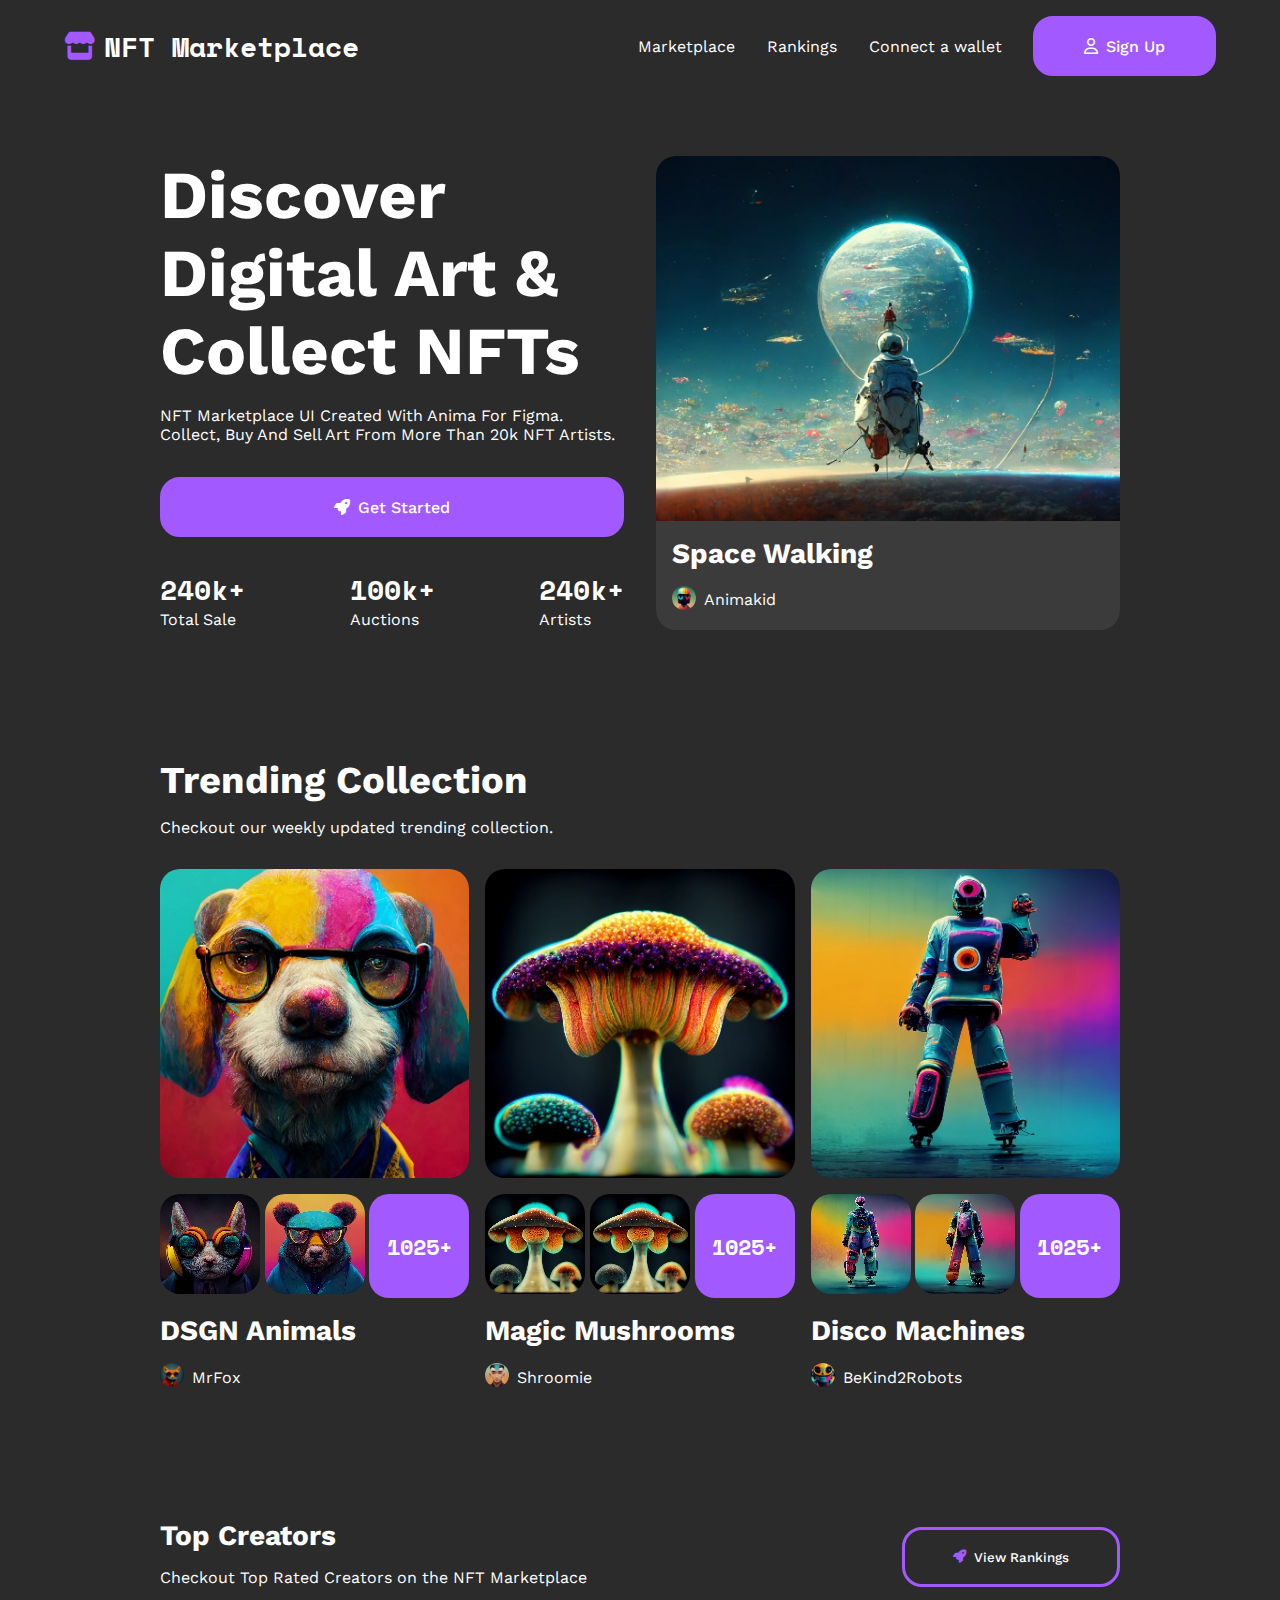
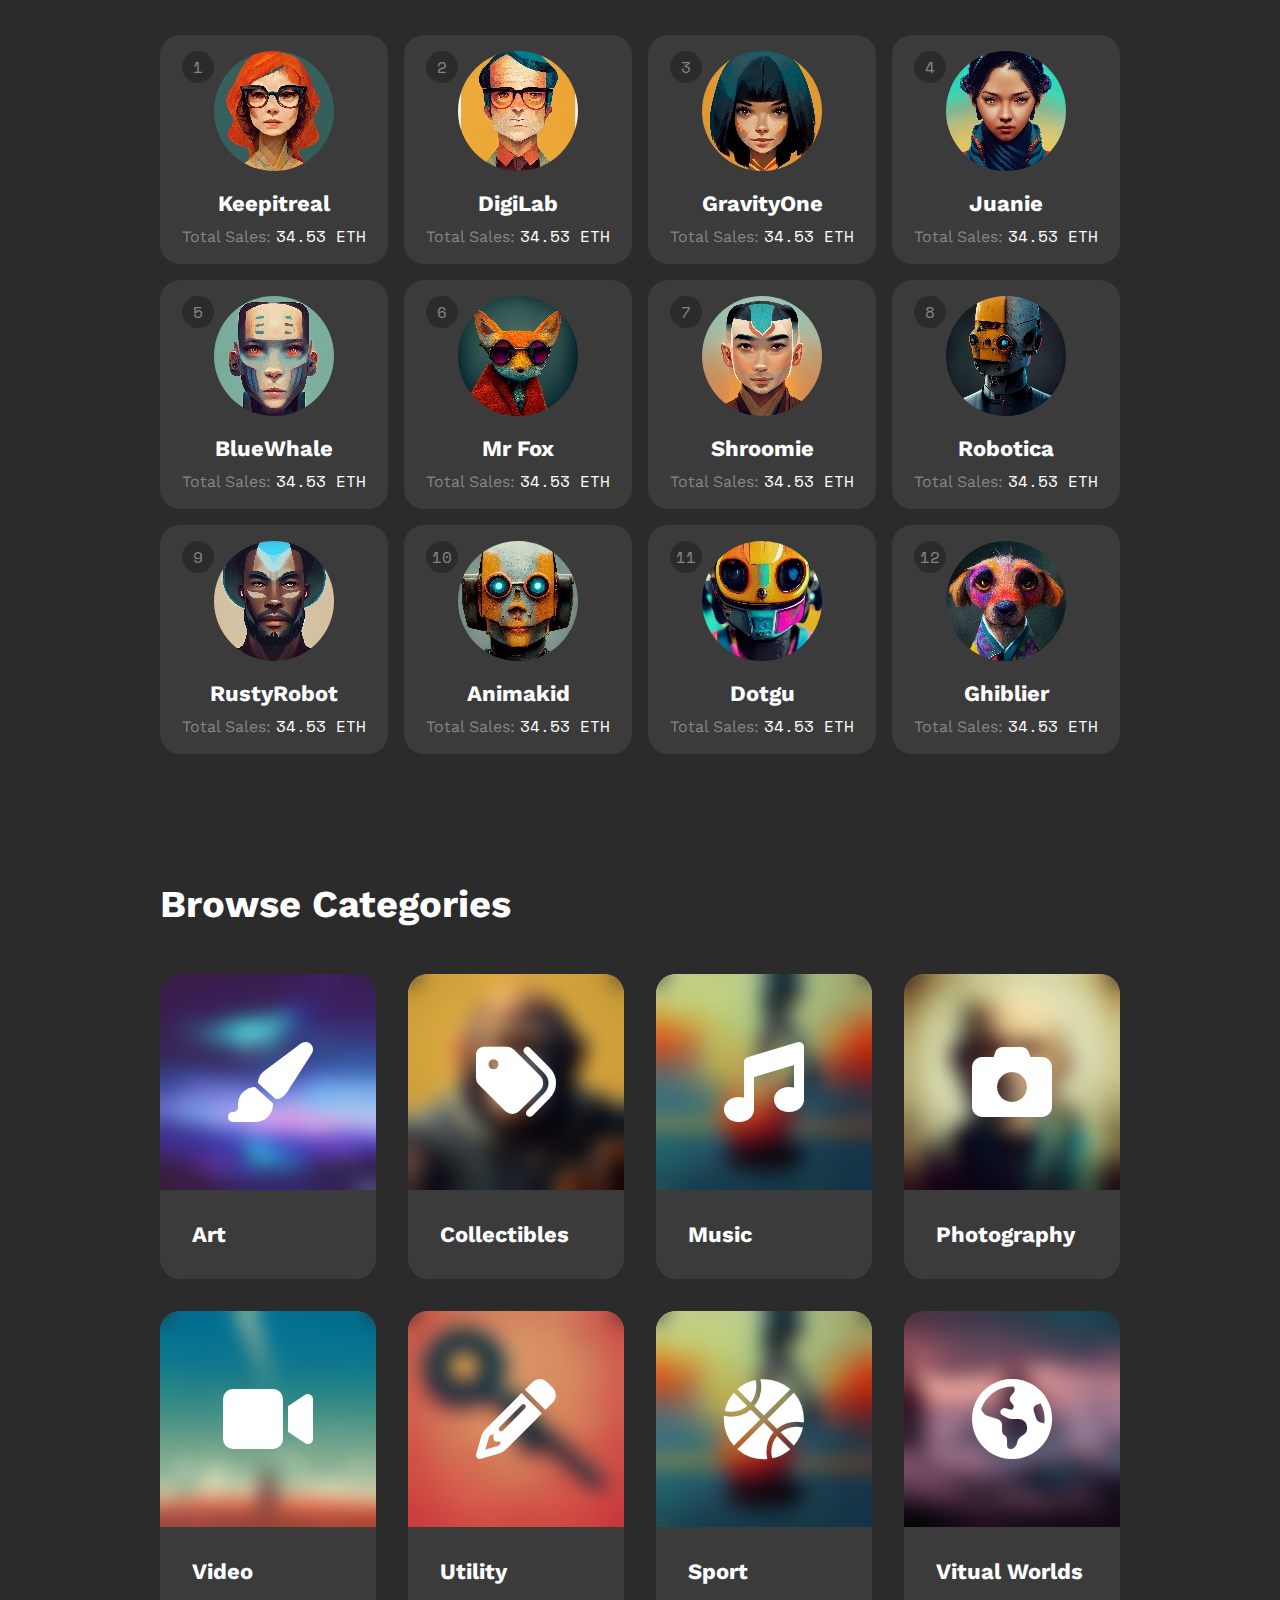
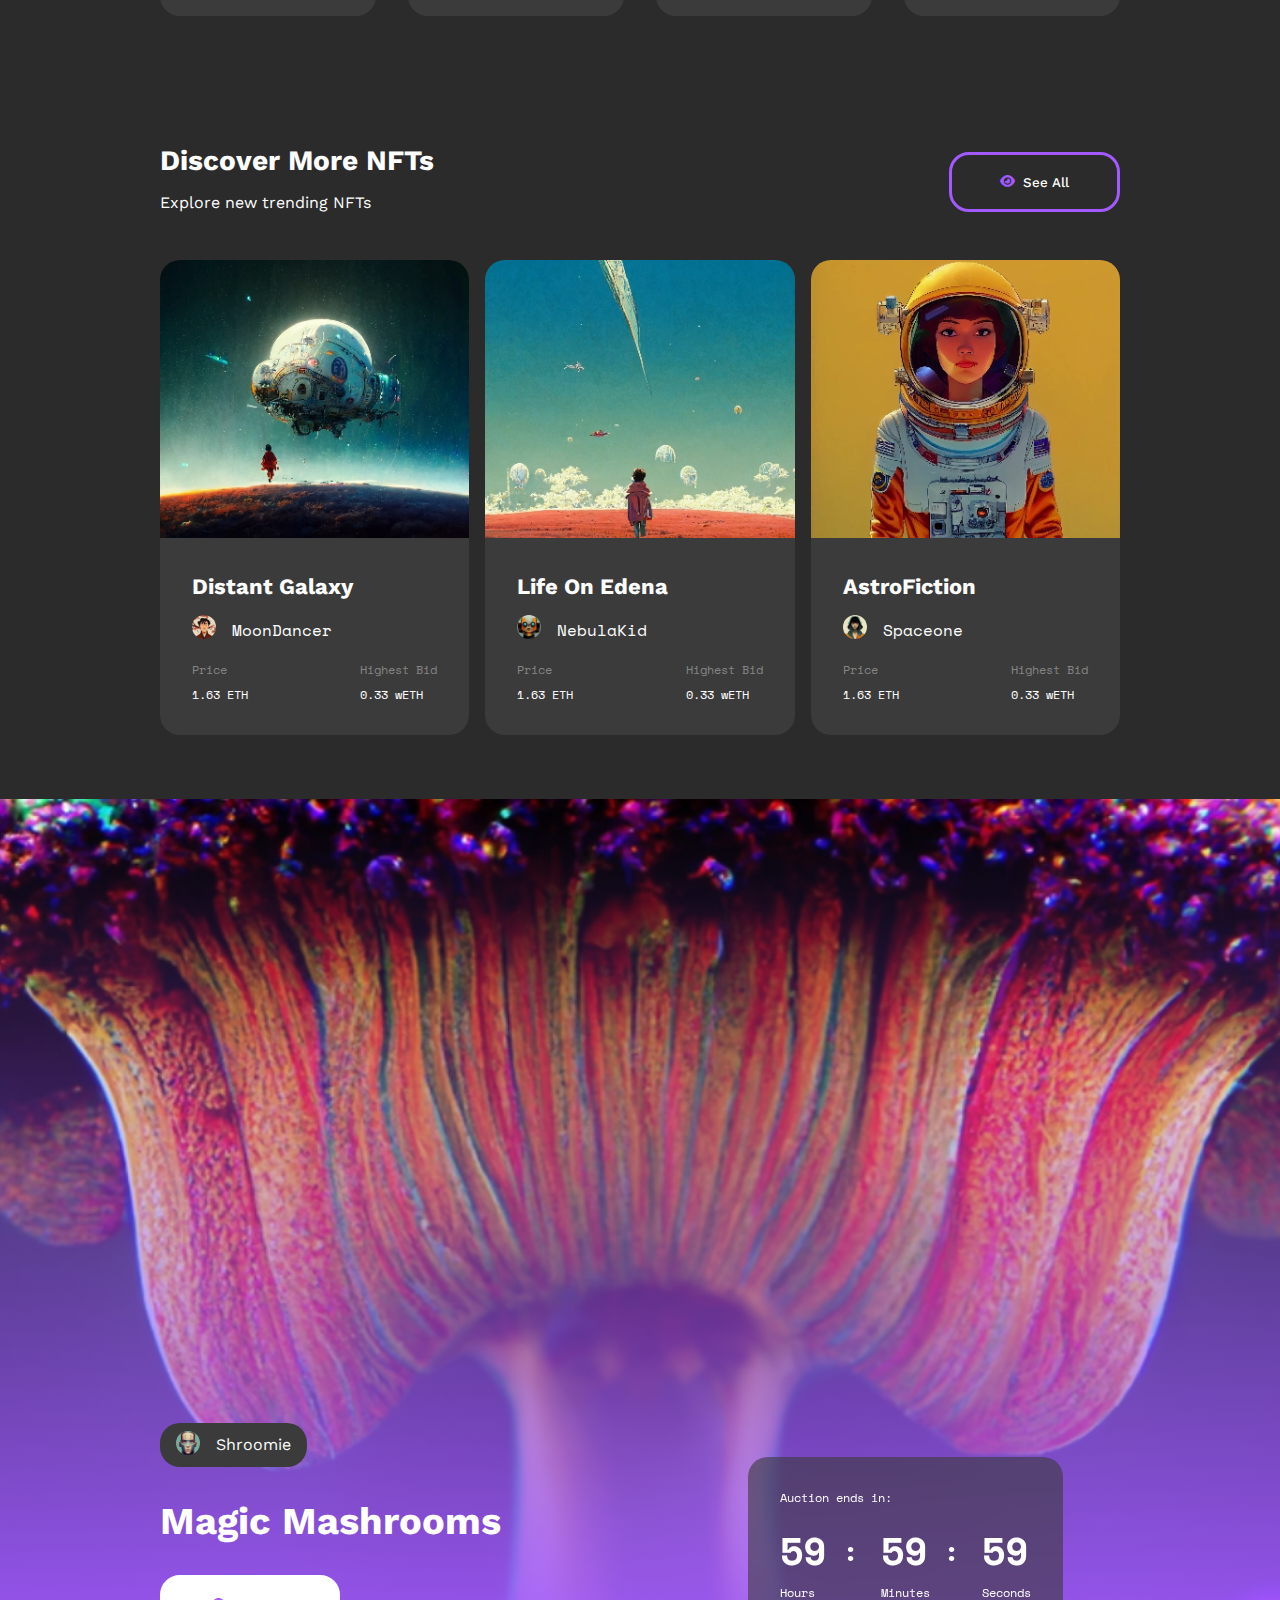
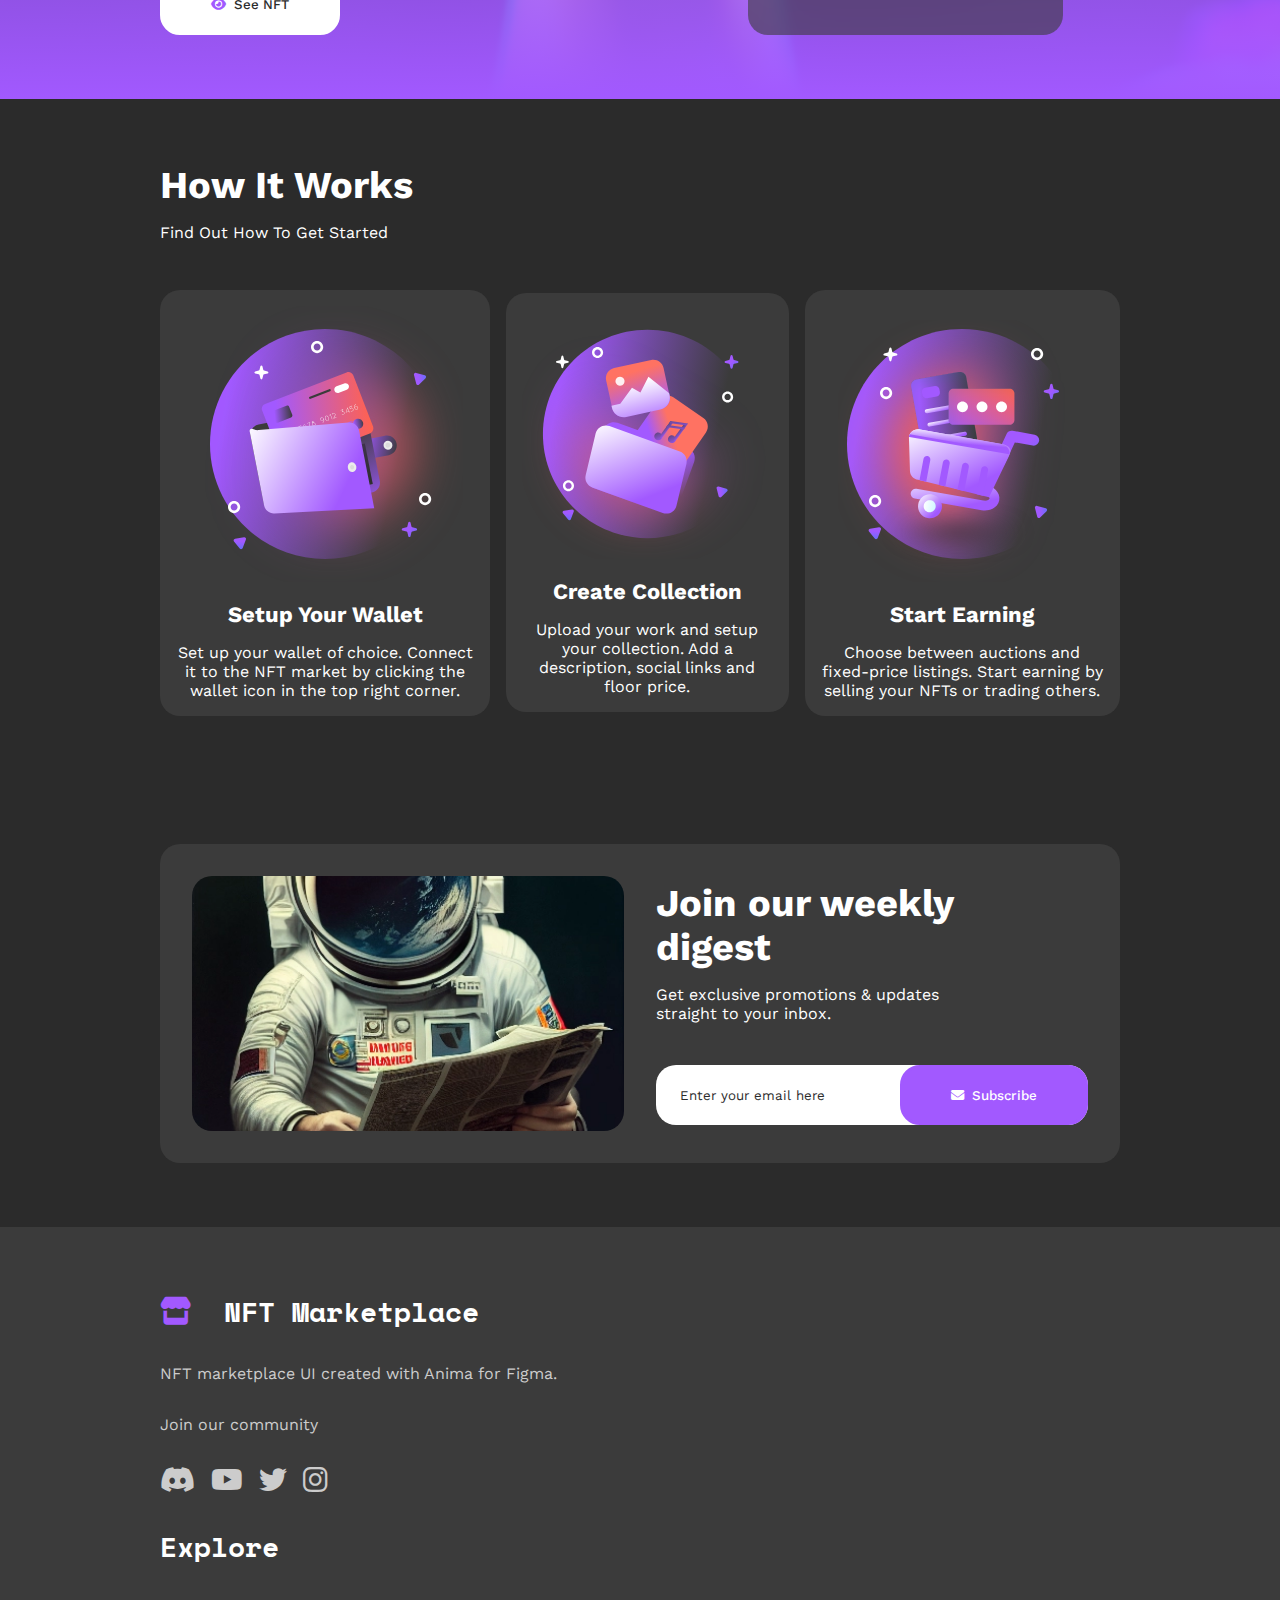
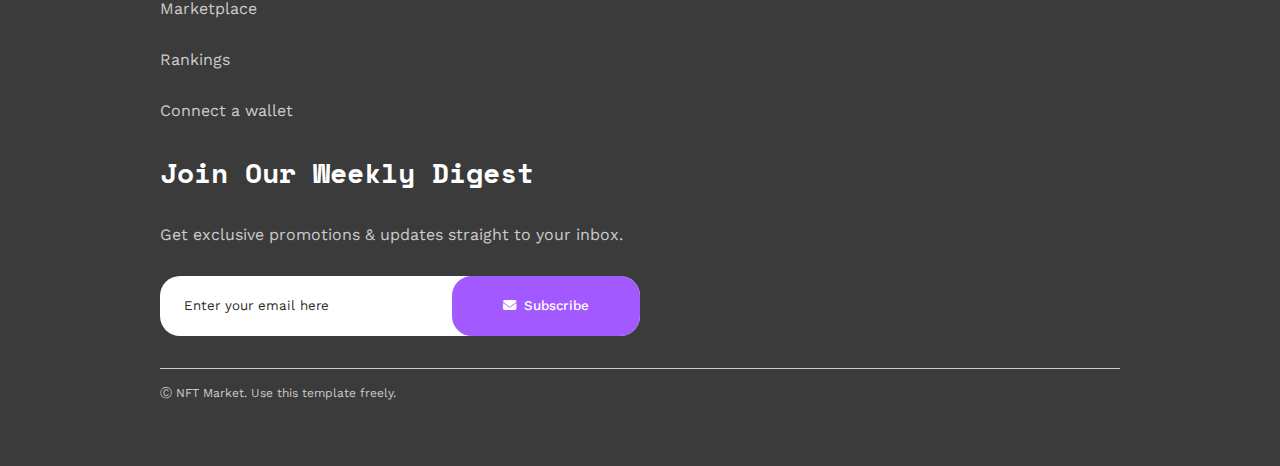
<file: index.html>
<!DOCTYPE html>
<html lang="en">
  <head>
    <meta charset="UTF-8" />
    <meta http-equiv="X-UA-Compatible" content="IE=edge" />
    <meta name="viewport" content="width=device-width, initial-scale=1.0" />
    <link
      rel="stylesheet"
      href="https://cdnjs.cloudflare.com/ajax/libs/font-awesome/6.3.0/css/all.min.css"
    />
    <link rel="stylesheet" href="/assets/css/main.css" />
    <title>Home</title>
  </head>

  <body>
    <header class="nav-bar">
      <div class="navbar-container">
        <div class="navbar-brand">
          <a href="#" class="brand-title">
            <i class="fa-sharp fa-solid fa-store"></i>
            <h5>NFT Marketplace</h5>
          </a>

          <button
            id="navbar-toogle"
            data-toogle="navbar"
            aria-expanded="false"
            class="navbar-toogle"
          >
            <div></div>
            <div></div>
            <div></div>
          </button>
        </div>

        <nav id="navbar" visible="false" class="navbar-body">
          <ul class="navbar-list">
            <li class="navbar-item"><a href="./assets/pages/marketplace.html">Marketplace</a></li>
            <li class="navbar-item"><a href="./assets/pages/rankings.html">Rankings</a></li>
            <li class="navbar-item"><a href="./assets/pages/connect-wallet.html">Connect a wallet</a></li>
          </ul>

          <div class="cta">
            <a href="./assets/pages/create-account.html" class="btn btn-md fill">
              <i class="fa-regular fa-user"></i>
              Sign Up
            </a>
          </div>
        </nav>
      </div>
    </header>

    <section class="section-hero">
      <div class="title-hero">
        <h1>Discover digital Art & Collect NFTs</h1>
        <p>
          NFT marketplace UI created with Anima for Figma. Collect, buy and sell
          art from more than 20k NFT artists.
        </p>
      </div>

      <div class="card-hero">
        <img
          src="./assets/img/hero-section/main-image.webp"
          alt="main-hero-image"
        />
        <div class="card-hero-info">
          <h4>Space Walking</h4>
          <div class="user">
            <figure class="avatar avatar-sm">
              <img
                src="./assets/img/components/avatars/avatar-13.webp"
                alt="avatar"
              />
            </figure>
            <span>Animakid</span>
          </div>
        </div>
      </div>

      <div class="footer-hero">
        <div class="cta">
          <a href="./assets/pages/create-account.html" class="btn btn-md fill">
            <i class="fa-solid fa-rocket"></i>
            Get Started
          </a>
        </div>
        <div class="trending">
          <div class="item">
            <h4>240k+</h4>
            <span>Total Sale</span>
          </div>
          <div class="item">
            <h4>100k+</h4>
            <span>Auctions</span>
          </div>
          <div class="item">
            <h4>240k+</h4>
            <span>Artists</span>
          </div>
        </div>
      </div>
    </section>

    <section class="collection-section">
      <div class="collection-title">
        <h3>Trending Collection</h3>
        <p>Checkout our weekly updated trending collection.</p>
      </div>

      <div class="collection-cards-container">
        <div class="collection-card">
          <img
            src="./assets/img/components/trending-collection/dog.webp"
            alt="dog-image"
          />

          <div class="card-options">
            <div class="item">
              <img
                src="./assets/img/components/trending-collection/cat.webp"
                alt="cat-image"
              />
            </div>
            <div class="item">
              <img
                src="./assets/img/components/trending-collection/bear.webp"
                alt="bear-image"
              />
            </div>
            <div class="item more">
              <h5>1025+</h5>
            </div>
          </div>

          <div class="card-info">
            <h4>DSGN Animals</h4>
            <div class="user">
              <figure class="avatar avatar-sm">
                <img
                  src="./assets/img/components/avatars/avatar-6.webp"
                  alt="avatar"
                />
              </figure>
              <span>MrFox</span>
            </div>
          </div>
        </div>

        <div class="collection-card">
          <img
            src="./assets/img/components/trending-collection/big-fungus.webp"
            alt="big-fungus-image"
          />

          <div class="card-options">
            <div class="item">
              <img
                src="./assets/img/components/trending-collection/small-fungus.webp"
                alt="small-fungus-image"
              />
            </div>
            <div class="item">
              <img
                src="./assets/img/components/trending-collection/small-fungus.webp"
                alt="small-fungus-image"
              />
            </div>
            <div class="item more">
              <h5>1025+</h5>
            </div>
          </div>

          <div class="card-info">
            <h4>Magic Mushrooms</h4>
            <div class="user">
              <figure class="avatar avatar-sm">
                <img
                  src="./assets/img/components/avatars/avatar-7.webp"
                  alt="avatar"
                />
              </figure>
              <span>Shroomie</span>
            </div>
          </div>
        </div>

        <div class="collection-card">
          <img
            src="./assets/img/components/trending-collection/full-robot-1.webp"
            alt="robot-image"
          />

          <div class="card-options">
            <div class="item">
              <img
                src="./assets/img/components/trending-collection/full-robot-2.webp"
                alt="robot-image"
              />
            </div>
            <div class="item">
              <img
                src="./assets/img/components/trending-collection/full-robot-3.webp"
                alt="robot-image"
              />
            </div>
            <div class="item more">
              <h5>1025+</h5>
            </div>
          </div>

          <div class="card-info">
            <h4>Disco Machines</h4>
            <div class="user">
              <figure class="avatar avatar-sm">
                <img
                  src="./assets/img/components/avatars/avatar-11.webp"
                  alt="avatar"
                />
              </figure>
              <span>BeKind2Robots</span>
            </div>
          </div>
        </div>
      </div>
    </section>

    <section class="top-artists-section">
      <div class="artist-title">
        <h4>Top Creators</h4>
        <p>Checkout Top Rated Creators on the NFT Marketplace</p>
      </div>
      <div class="artist-list">
        <div class="artist-card">
          <div class="card-container">
            <div class="badge">
              <span>1</span>
            </div>
            <figure class="avatar avatar-md avatar-lg-lg">
              <img
                src="./assets/img/components/avatars/avatar-1.webp"
                alt="avatar"
              />
            </figure>
            <div class="card-info">
              <h5>Keepitreal</h5>
              <div class="sales">
                <span>Total Sales:</span>
                <span>34.53 ETH</span>
              </div>
            </div>
          </div>
        </div>

        <div class="artist-card">
          <div class="card-container">
            <div class="badge">
              <span>2</span>
            </div>
            <figure class="avatar avatar-md avatar-lg-lg">
              <img
                src="./assets/img/components/avatars/avatar-2.webp"
                alt="avatar"
              />
            </figure>
            <div class="card-info">
              <h5>DigiLab</h5>
              <div class="sales">
                <span>Total Sales:</span>
                <span>34.53 ETH</span>
              </div>
            </div>
          </div>
        </div>

        <div class="artist-card">
          <div class="card-container">
            <div class="badge">
              <span>3</span>
            </div>
            <figure class="avatar avatar-md avatar-lg-lg">
              <img
                src="./assets/img/components/avatars/avatar-3.webp"
                alt="avatar"
              />
            </figure>
            <div class="card-info">
              <h5>GravityOne</h5>
              <div class="sales">
                <span>Total Sales:</span>
                <span>34.53 ETH</span>
              </div>
            </div>
          </div>
        </div>

        <div class="artist-card">
          <div class="card-container">
            <div class="badge">
              <span>4</span>
            </div>
            <figure class="avatar avatar-md avatar-lg-lg">
              <img
                src="./assets/img/components/avatars/avatar-4.webp"
                alt="avatar"
              />
            </figure>
            <div class="card-info">
              <h5>Juanie</h5>
              <div class="sales">
                <span>Total Sales:</span>
                <span>34.53 ETH</span>
              </div>
            </div>
          </div>
        </div>

        <div class="artist-card">
          <div class="card-container">
            <div class="badge">
              <span>5</span>
            </div>
            <figure class="avatar avatar-md avatar-lg-lg">
              <img
                src="./assets/img/components/avatars/avatar-5.webp"
                alt="avatar"
              />
            </figure>
            <div class="card-info">
              <h5>BlueWhale</h5>
              <div class="sales">
                <span>Total Sales:</span>
                <span>34.53 ETH</span>
              </div>
            </div>
          </div>
        </div>

        <div class="artist-card">
          <div class="card-container">
            <div class="badge">
              <span>6</span>
            </div>
            <figure class="avatar avatar-md avatar-lg-lg">
              <img
                src="./assets/img/components/avatars/avatar-6.webp"
                alt="avatar"
              />
            </figure>
            <div class="card-info">
              <h5>Mr Fox</h5>
              <div class="sales">
                <span>Total Sales:</span>
                <span>34.53 ETH</span>
              </div>
            </div>
          </div>
        </div>

        <div class="artist-card">
          <div class="card-container">
            <div class="badge">
              <span>7</span>
            </div>
            <figure class="avatar avatar-md avatar-lg-lg">
              <img
                src="./assets/img/components/avatars/avatar-7.webp"
                alt="avatar"
              />
            </figure>
            <div class="card-info">
              <h5>Shroomie</h5>
              <div class="sales">
                <span>Total Sales:</span>
                <span>34.53 ETH</span>
              </div>
            </div>
          </div>
        </div>

        <div class="artist-card">
          <div class="card-container">
            <div class="badge">
              <span>8</span>
            </div>
            <figure class="avatar avatar-md avatar-lg-lg">
              <img
                src="./assets/img/components/avatars/avatar-8.webp"
                alt="avatar"
              />
            </figure>
            <div class="card-info">
              <h5>Robotica</h5>
              <div class="sales">
                <span>Total Sales:</span>
                <span>34.53 ETH</span>
              </div>
            </div>
          </div>
        </div>

        <div class="artist-card">
          <div class="card-container">
            <div class="badge">
              <span>9</span>
            </div>
            <figure class="avatar avatar-md avatar-lg-lg">
              <img
                src="./assets/img/components/avatars/avatar-9.webp"
                alt="avatar"
              />
            </figure>
            <div class="card-info">
              <h5>RustyRobot</h5>
              <div class="sales">
                <span>Total Sales:</span>
                <span>34.53 ETH</span>
              </div>
            </div>
          </div>
        </div>

        <div class="artist-card">
          <div class="card-container">
            <div class="badge">
              <span>10</span>
            </div>
            <figure class="avatar avatar-md avatar-lg-lg">
              <img
                src="./assets/img/components/avatars/avatar-10.webp"
                alt="avatar"
              />
            </figure>
            <div class="card-info">
              <h5>Animakid</h5>
              <div class="sales">
                <span>Total Sales:</span>
                <span>34.53 ETH</span>
              </div>
            </div>
          </div>
        </div>

        <div class="artist-card">
          <div class="card-container">
            <div class="badge">
              <span>11</span>
            </div>
            <figure class="avatar avatar-md avatar-lg-lg">
              <img
                src="./assets/img/components/avatars/avatar-11.webp"
                alt="avatar"
              />
            </figure>
            <div class="card-info">
              <h5>Dotgu</h5>
              <div class="sales">
                <span>Total Sales:</span>
                <span>34.53 ETH</span>
              </div>
            </div>
          </div>
        </div>

        <div class="artist-card">
          <div class="card-container">
            <div class="badge">
              <span>12</span>
            </div>
            <figure class="avatar avatar-md avatar-lg-lg">
              <img
                src="./assets/img/components/avatars/avatar-12.webp"
                alt="avatar"
              />
            </figure>
            <div class="card-info">
              <h5>Ghiblier</h5>
              <div class="sales">
                <span>Total Sales:</span>
                <span>34.53 ETH</span>
              </div>
            </div>
          </div>
        </div>
      </div>
      <div class="artist-cta">
        <button class="btn btn-md">
          <i class="fa-solid fa-rocket"></i>
          View Rankings
        </button>
      </div>
    </section>

    <section class="category-section">
      <h3>Browse Categories</h3>

      <div class="categories-container">
        <div class="category-card">
          <div class="category-picture">
            <i class="fa-solid fa-paintbrush"></i>
            <img
              src="./assets/img/components/category-icons/image-8.webp"
              alt="category-image"
              class="image"
            />
          </div>
          <div class="category-info">
            <h5>Art</h5>
          </div>
        </div>

        <div class="category-card">
          <div class="category-picture">
            <i class="fa-solid fa-tags"></i>
            <img
              src="./assets/img/components/category-icons/image-5.webp"
              alt="category-image"
              class="image"
            />
          </div>
          <div class="category-info">
            <h5>Collectibles</h5>
          </div>
        </div>

        <div class="category-card">
          <div class="category-picture">
            <i class="fa-solid fa-music"></i>
            <img
              src="./assets/img/components/category-icons/image-6.webp"
              alt="category-image"
              class="image"
            />
          </div>
          <div class="category-info">
            <h5>Music</h5>
          </div>
        </div>

        <div class="category-card">
          <div class="category-picture">
            <i class="fa-solid fa-camera"></i>
            <img
              src="./assets/img/components/category-icons/image-2.webp"
              alt="category-image"
              class="image"
            />
          </div>
          <div class="category-info">
            <h5>Photography</h5>
          </div>
        </div>

        <div class="category-card">
          <div class="category-picture">
            <i class="fa-solid fa-video"></i>
            <img
              src="./assets/img/components/category-icons/image-3.webp"
              alt="category-image"
              class="image"
            />
          </div>
          <div class="category-info">
            <h5>Video</h5>
          </div>
        </div>

        <div class="category-card">
          <div class="category-picture">
            <i class="fa-solid fa-pencil"></i>
            <img
              src="./assets/img/components/category-icons/image-4.webp"
              alt="category-image"
              class="image"
            />
          </div>
          <div class="category-info">
            <h5>Utility</h5>
          </div>
        </div>

        <div class="category-card">
          <div class="category-picture">
            <i class="fa-solid fa-basketball"></i>
            <img
              src="./assets/img/components/category-icons/image-6.webp"
              alt="category-image"
              class="image"
            />
          </div>
          <div class="category-info">
            <h5>Sport</h5>
          </div>
        </div>

        <div class="category-card">
          <div class="category-picture">
            <i class="fa-solid fa-earth-america"></i>
            <img
              src="./assets/img/components/category-icons/image-7.webp"
              alt="category-image"
              class="image"
            />
          </div>
          <div class="category-info">
            <h5>Vitual Worlds</h5>
          </div>
        </div>
      </div>
    </section>

    <section class="nfts-section">
      <div class="nft-title">
        <h4>Discover More NFTs</h4>
        <p>Explore new trending NFTs</p>
      </div>
      <div class="nft-list">
        <div class="nft-card">
          <picture class="nft-image">
            <img
              src="./assets/img/components/nft-card/rocket.webp"
              alt="rocket"
            />
          </picture>
          <div class="nft-info">
            <h5>Distant Galaxy</h5>
            <div class="artist">
              <figure class="avatar avatar-sm">
                <img
                  src="./assets/img/components/avatars/avatar-16.webp"
                  alt="avatar"
                />
              </figure>
              <span>MoonDancer</span>
            </div>
            <div class="more">
              <div class="price">
                <span class="caption t">Price</span>
                <span class="caption">1.63 ETH</span>
              </div>
              <div class="bid">
                <span class="caption t">Highest Bid</span>
                <span class="caption">0.33 wETH</span>
              </div>
            </div>
          </div>
        </div>

        <div class="nft-card">
          <picture class="nft-image">
            <img src="./assets/img/components/nft-card/child.webp" alt="child" />
          </picture>
          <div class="nft-info">
            <h5>Life On Edena</h5>
            <div class="artist">
              <figure class="avatar avatar-sm">
                <img
                  src="./assets/img/components/avatars/avatar-10.webp"
                  alt="avatar"
                />
              </figure>
              <span>NebulaKid</span>
            </div>
            <div class="more">
              <div class="price">
                <span class="caption t">Price</span>
                <span class="caption">1.63 ETH</span>
              </div>
              <div class="bid">
                <span class="caption t">Highest Bid</span>
                <span class="caption">0.33 wETH</span>
              </div>
            </div>
          </div>
        </div>

        <div class="nft-card">
          <picture class="nft-image">
            <img
              src="./assets/img/components/nft-card/astronaut.webp"
              alt="child"
            />
          </picture>
          <div class="nft-info">
            <h5>AstroFiction</h5>
            <div class="artist">
              <figure class="avatar avatar-sm">
                <img
                  src="./assets/img/components/avatars/avatar-15.webp"
                  alt="avatar"
                />
              </figure>
              <span>Spaceone</span>
            </div>
            <div class="more">
              <div class="price">
                <span class="caption t">Price</span>
                <span class="caption">1.63 ETH</span>
              </div>
              <div class="bid">
                <span class="caption t">Highest Bid</span>
                <span class="caption">0.33 wETH</span>
              </div>
            </div>
          </div>
        </div>
      </div>
      <div class="nft-cta">
        <button class="btn btn-md">
          <i class="fa-solid fa-eye"></i>
          See All
        </button>
      </div>
    </section>

    <section class="highlight-section">
      <div class="avatar-container">
        <div class="avatar">
          <figure class="avatar-sm">
            <img
              src="/assets/img/components/avatars/avatar-5.webp"
              alt="avatar"
            />
          </figure>
          <span>Shroomie</span>
        </div>
      </div>

      <div class="title-container">
        <h3 class="title">Magic Mashrooms</h3>
      </div>

      <div class="timer-container">
        <span class="caption">Auction ends in:</span>
        <div class="timer">
          <div class="hours">
            <div class="number">
              <h3>59</h3>
              <h4>:</h4>
            </div>
            <div class="title">
              <span class="caption">Hours</span>
            </div>
          </div>
          <div class="minutes">
            <div class="number">
              <h3>59</h3>
              <h4>:</h4>
            </div>
            <div class="title">
              <span class="caption">Minutes</span>
            </div>
          </div>
          <div class="seconds">
            <div class="number">
              <h3>59</h3>
            </div>
            <div class="title">
              <span class="caption">Seconds</span>
            </div>
          </div>
        </div>
      </div>

      <div class="cta">
        <button class="btn btn-md fill-white">
          <i class="fa-solid fa-eye"></i>
          See NFT
        </button>
      </div>
    </section>

    <section class="how-works-section">
      <h3>How It Works</h3>
      <span>Find Out How To Get Started</span>

      <div class="info-cards-container">
        <div class="info-card">
          <picture>
            <img
              src="./assets/img/components/card-icons/setup.svg"
              alt="icon"
            />
          </picture>
          <div class="card-text">
            <h5>Setup Your Wallet</h5>
            <p>
              Set up your wallet of choice. Connect it to the NFT market by
              clicking the wallet icon in the top right corner.
            </p>
          </div>
        </div>

        <div class="info-card">
          <picture>
            <img
              src="./assets/img/components/card-icons/collection.svg"
              alt="icon"
            />
          </picture>
          <div class="card-text">
            <h5>Create Collection</h5>
            <p>
              Upload your work and setup your collection. Add a description,
              social links and floor price.
            </p>
          </div>
        </div>

        <div class="info-card">
          <picture>
            <img
              src="./assets/img/components/card-icons/earning.svg"
              alt="icon"
            />
          </picture>
          <div class="card-text">
            <h5>Start Earning</h5>
            <p>
              Choose between auctions and fixed-price listings. Start earning by
              selling your NFTs or trading others.
            </p>
          </div>
        </div>
      </div>
    </section>

    <section class="subscribe-section">
      <div class="section-container">
        <picture id="subscribe-image" class="subscribe-image"> </picture>

        <div class="subscribe-info">
          <h3>Join our weekly digest</h3>
          <p>Get exclusive promotions & updates straight to your inbox.</p>
        </div>

        <div class="subscribe-form">
          <div class="input-container">
            <input
              type="text"
              id="text"
              name="text" autocomplete="disabled"
              placeholder="Enter your email here"
            />
          </div>
          <button class="btn btn-sm fill">
            <i class="fa-solid fa-envelope"></i>
            Subscribe
          </button>
        </div>
      </div>
    </section>

    <footer class="footer-section">
      <div class="footer-nft">
        <a href="#" class="title">
          <i class="fa-sharp fa-solid fa-store"></i>
          <h5>NFT Marketplace</h5>
        </a>
        <div class="info">
          <p>NFT marketplace UI created with Anima for Figma.</p>
          <div class="comunity">
            <span>Join our community</span>
            <div class="social-media">
              <a href="#"><i class="fa-brands fa-discord"></i></a>
              <a href="#"><i class="fa-brands fa-youtube"></i></a>
              <a href="#"><i class="fa-brands fa-twitter"></i></a>
              <a href="#"><i class="fa-brands fa-instagram"></i></a>
            </div>
          </div>
        </div>
      </div>
      <div class="footer-explore">
        <h5>Explore</h5>

        <a href="./assets/pages/marketplace.html">Marketplace</a>
        <a href="./assets/pages/rankings.html">Rankings</a>
        <a href="./assets/pages/connect-wallet.html">Connect a wallet</a>
      </div>
      <div class="footer-join">
        <h5>Join Our Weekly Digest</h5>
        <p>Get exclusive promotions & updates straight to your inbox.</p>
        <div class="join-form">
          <div class="input-container">
            <input
              type="text"
              id="text"
              name="text"
              placeholder="Enter your email here"
            />
          </div>
          <button class="btn btn-sm fill">
            <i class="fa-solid fa-envelope"></i>
            Subscribe
          </button>
        </div>
      </div>
      <div class="footer-copyright">
        <hr />
        <span class="caption">Ⓒ NFT Market. Use this template freely.</span>
      </div>
    </footer>

    <script src="/assets/js/index.js" defer></script>
    <script src="/assets/js/navbar.js" defer></script>
  </body>
</html>
</file>
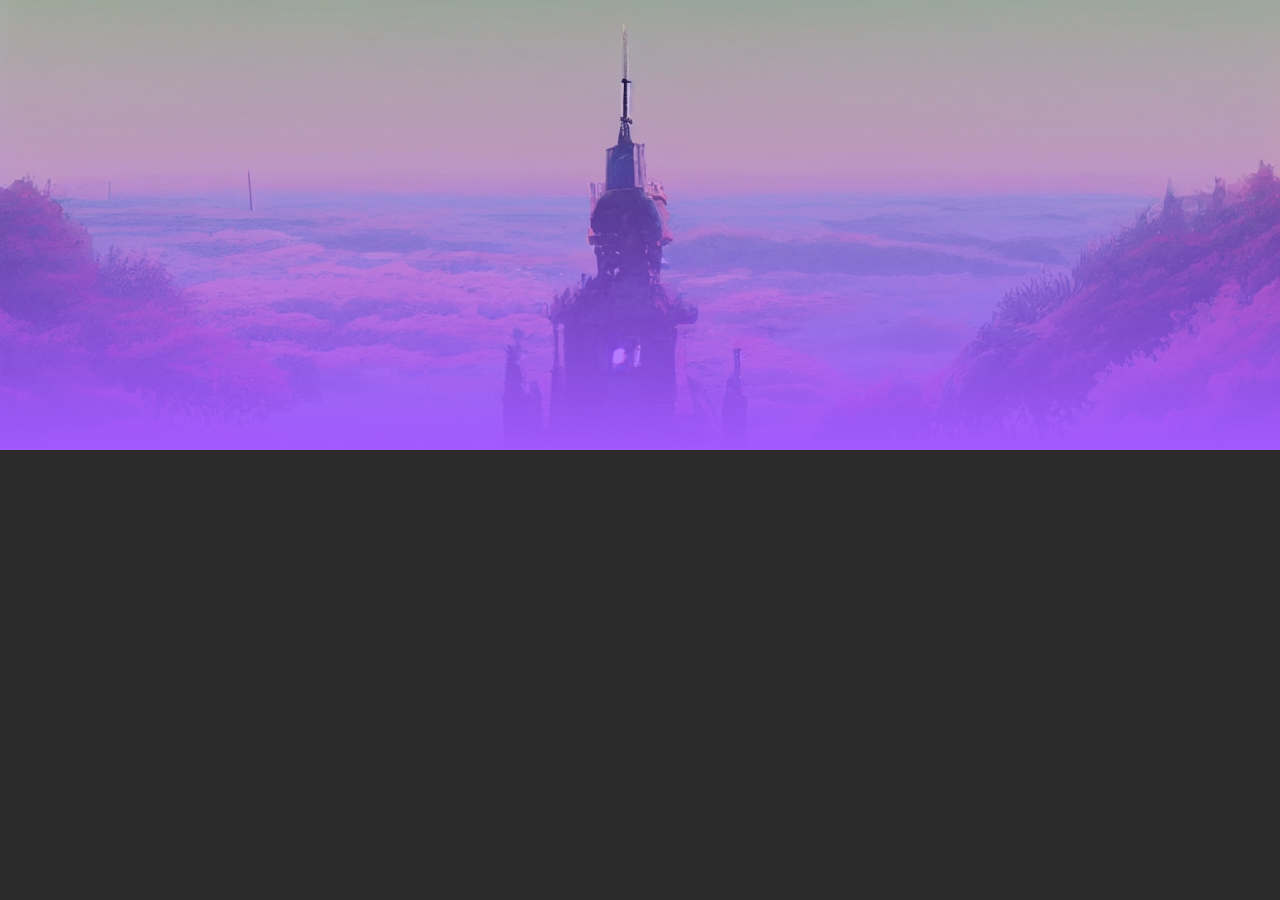
<file: assets/pages/artist-page.html>
<!DOCTYPE html>
<html lang="en">
<head>
    <meta charset="UTF-8">
    <meta http-equiv="X-UA-Compatible" content="IE=edge">
    <meta name="viewport" content="width=device-width, initial-scale=1.0">
    <link
      rel="stylesheet"
      href="https://cdnjs.cloudflare.com/ajax/libs/font-awesome/6.3.0/css/all.min.css"
    />
    <link rel="stylesheet" href="../css/main.css">
    <title>Artist Page</title>
</head>
<body>
    <div class="artist-cover-image"></div>
</body>
</html>
</file>
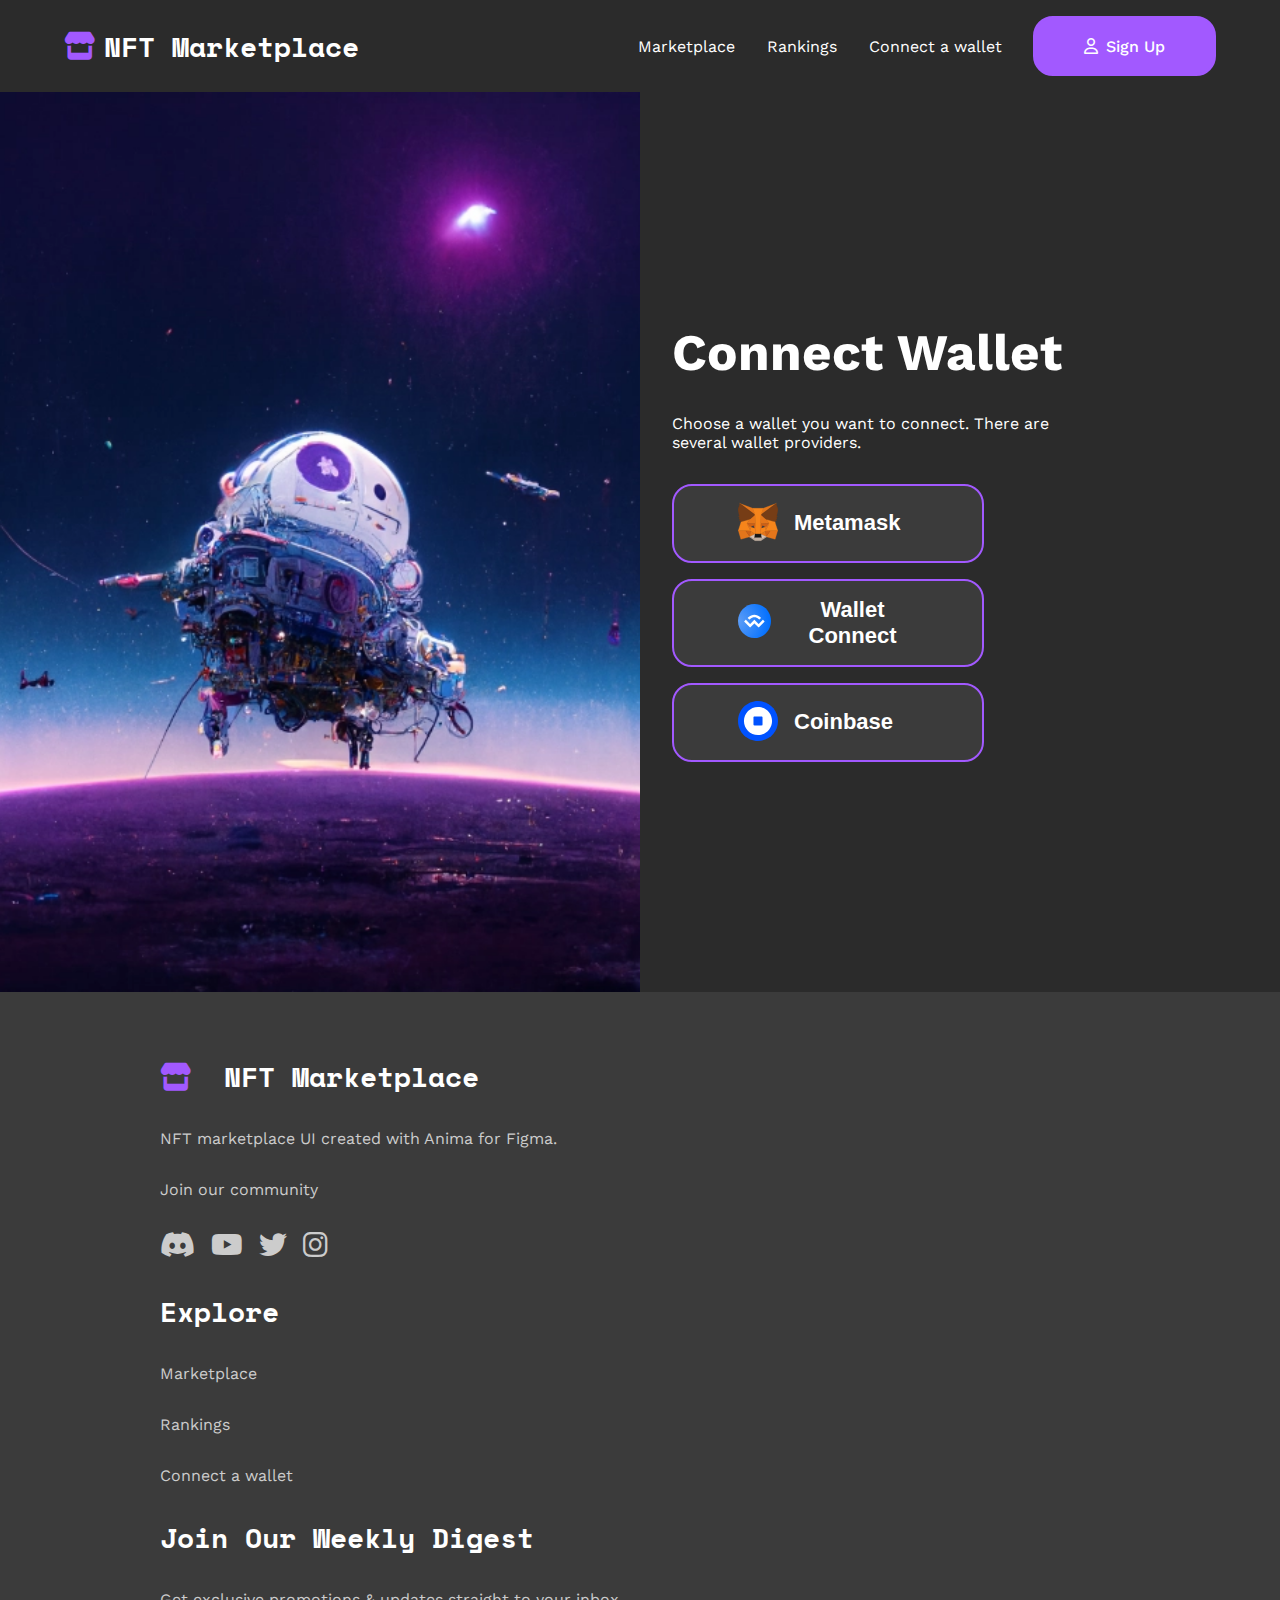
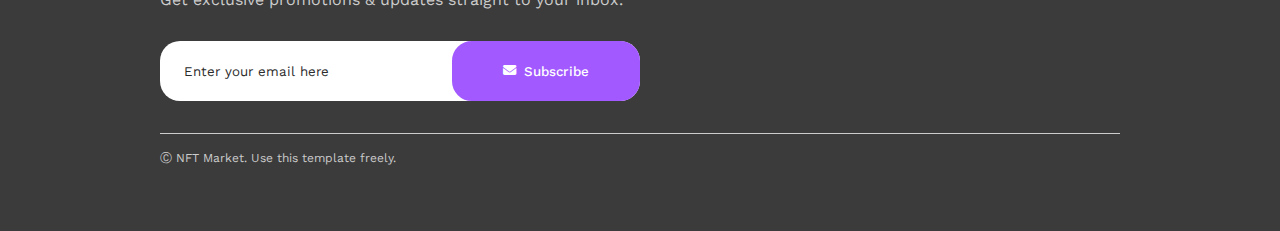
<file: assets/pages/connect-wallet.html>
<!DOCTYPE html>
<html lang="en">
  <head>
    <meta charset="UTF-8" />
    <meta http-equiv="X-UA-Compatible" content="IE=edge" />
    <meta name="viewport" content="width=device-width, initial-scale=1.0" />
    <link
      rel="stylesheet"
      href="https://cdnjs.cloudflare.com/ajax/libs/font-awesome/6.3.0/css/all.min.css"
    />
    <link rel="stylesheet" href="../css/main.css" />
    <title>Create Account</title>
  </head>

  <body>

    <header class="nav-bar">
      <div class="navbar-container">
        <div class="navbar-brand">
          <a href="/index.html" class="brand-title">
            <i class="fa-sharp fa-solid fa-store"></i>
            <h5>NFT Marketplace</h5>
          </a>

          <button
            id="navbar-toogle"
            data-toogle="navbar"
            aria-expanded="false"
            class="navbar-toogle"
          >
            <div></div>
            <div></div>
            <div></div>
          </button>
        </div>

        <nav id="navbar" visible="false" class="navbar-body">
          <ul class="navbar-list">
            <li class="navbar-item"><a href="./marketplace.html">Marketplace</a></li>
            <li class="navbar-item"><a href="./rankings.html">Rankings</a></li>
            <li class="navbar-item"><a href="#">Connect a wallet</a></li>
          </ul>

          <div class="cta">
            <a href="./create-account.html" class="btn btn-md fill">
              <i class="fa-regular fa-user"></i>
              Sign Up
            </a>
          </div>
        </nav>
      </div>
    </header>

    <div class="connect-wallet-container">

      <div class="connect-picture" name="main connect image"></div>

      <div class="connect-info">
        <h2>Connect Wallet</h2>
        <p>
          Choose a wallet you want to connect. There are several wallet providers.
        </p>
        <div class="ways-container">
          <button id="metamask" class="btn-wallet">
            <figure>
              <img src="../img/components/crypto/metamask.svg" alt="metamask icon">
            </figure>
            <h5>Metamask</h5>
          </button>

          <button id="metamask" class="btn-wallet">
            <figure>
              <img src="../img/components/crypto/wallet.svg" alt="metamask icon">
            </figure>
            <h5>Wallet Connect</h5>
          </button>

          <button id="metamask" class="btn-wallet">
            <figure>
              <img src="../img/components/crypto/coinbase.svg" alt="metamask icon">
            </figure>
            <h5>Coinbase</h5>
          </button>
        </div>
     </div>
    </div>

    <footer class="footer-section">
      <div class="footer-nft">
        <a href="/index.html" class="title">
          <i class="fa-sharp fa-solid fa-store"></i>
          <h5>NFT Marketplace</h5>
        </a>
        <div class="info">
          <p>NFT marketplace UI created with Anima for Figma.</p>
          <div class="comunity">
            <span>Join our community</span>
            <div class="social-media">
              <a href="#"><i class="fa-brands fa-discord"></i></a>
              <a href="#"><i class="fa-brands fa-youtube"></i></a>
              <a href="#"><i class="fa-brands fa-twitter"></i></a>
              <a href="#"><i class="fa-brands fa-instagram"></i></a>
            </div>
          </div>
        </div>
      </div>
      <div class="footer-explore">
        <h5>Explore</h5>

        <a href="./marketplace.html">Marketplace</a>
        <a href="./rankings.html">Rankings</a>
        <a href="#">Connect a wallet</a>
      </div>
      <div class="footer-join">
        <h5>Join Our Weekly Digest</h5>
        <p>Get exclusive promotions & updates straight to your inbox.</p>
        <div class="join-form">
          <div class="input-container">
            <input
              type="text"
              id="text"
              name="text"
              placeholder="Enter your email here"
            />
          </div>
          <button class="btn btn-sm fill">
            <i class="fa-solid fa-envelope"></i>
            Subscribe
          </button>
        </div>
      </div>
      <div class="footer-copyright">
        <hr />
        <span class="caption">Ⓒ NFT Market. Use this template freely.</span>
      </div>
    </footer>

    <script src="../js/index.js"></script>
    <script src="../js/navbar.js"></script>
  </body>
</html>
</file>
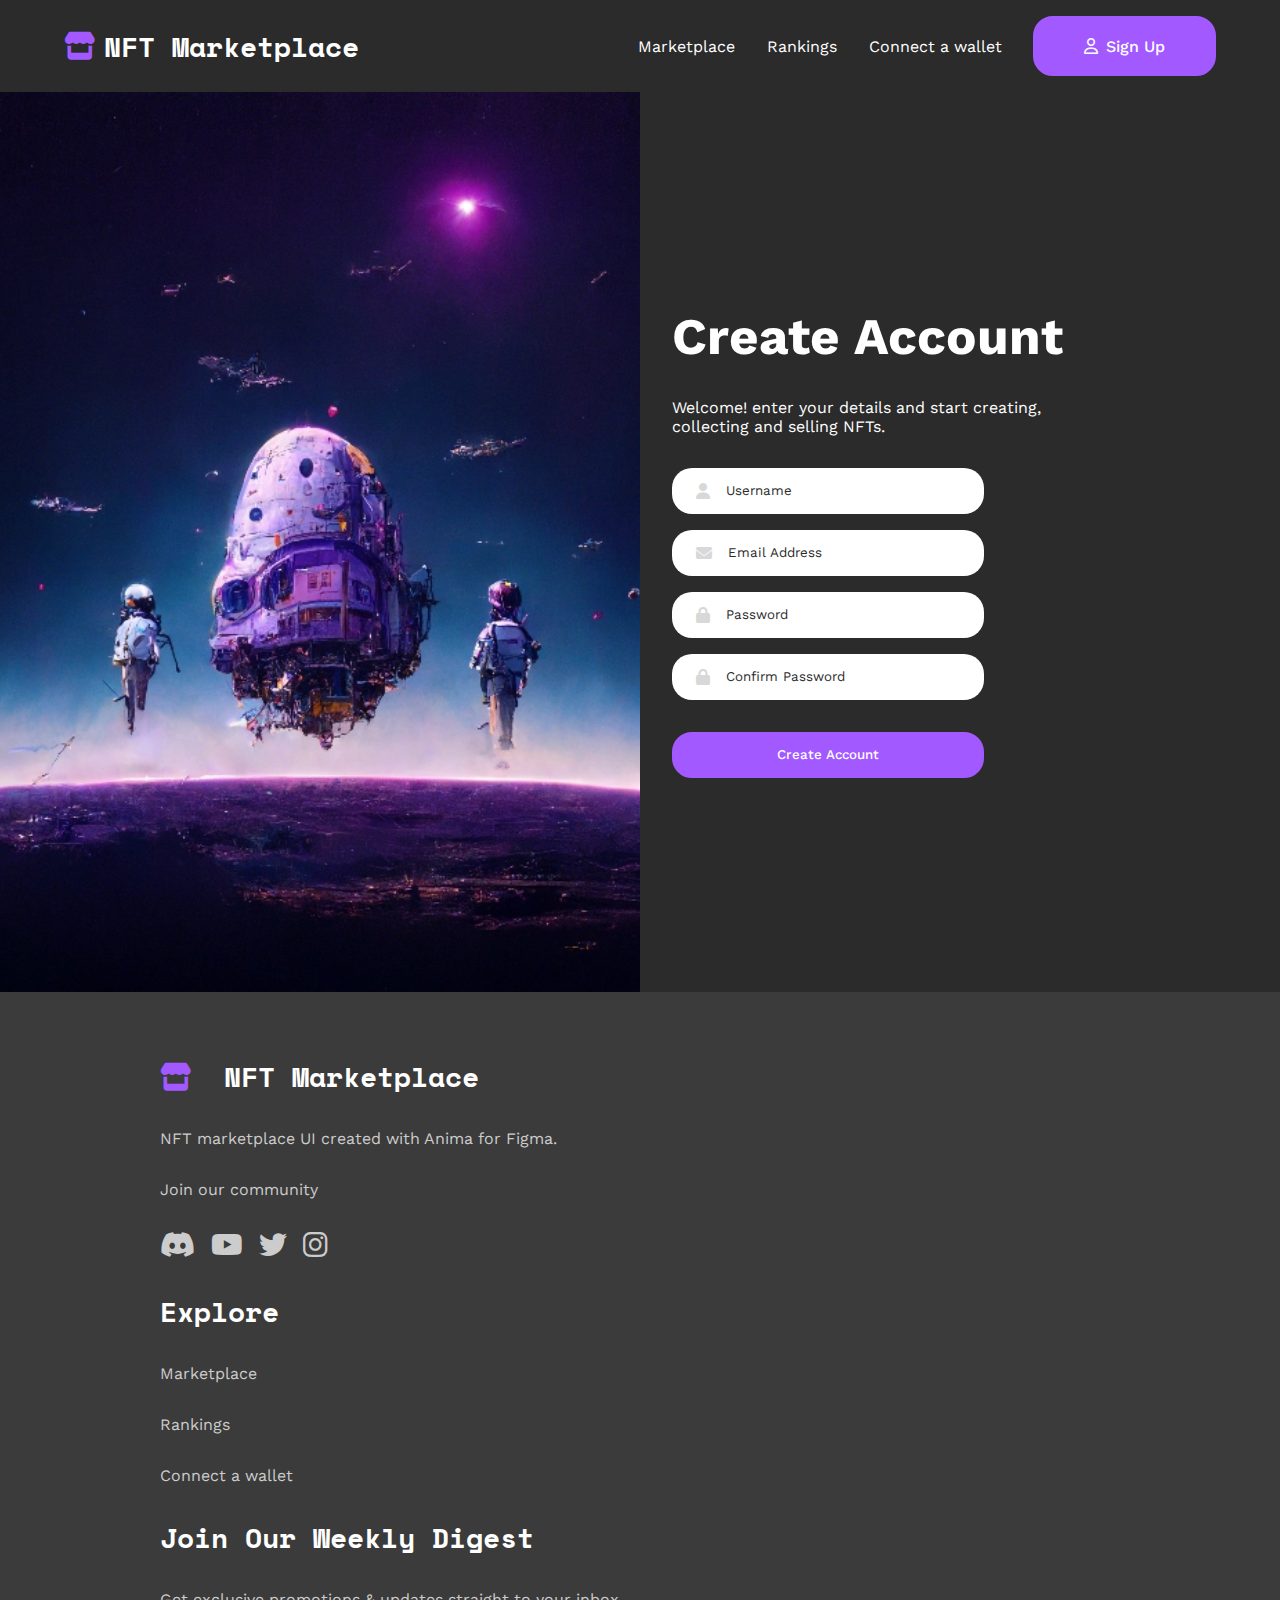
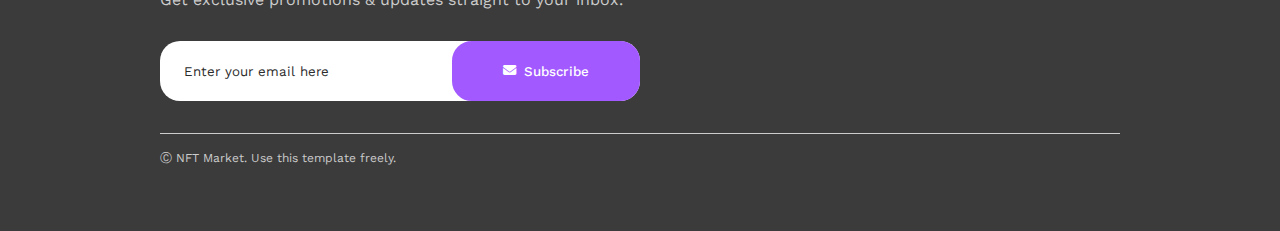
<file: assets/pages/create-account.html>
<!DOCTYPE html>
<html lang="en">
  <head>
    <meta charset="UTF-8" />
    <meta http-equiv="X-UA-Compatible" content="IE=edge" />
    <meta name="viewport" content="width=device-width, initial-scale=1.0" />
    <link
      rel="stylesheet"
      href="https://cdnjs.cloudflare.com/ajax/libs/font-awesome/6.3.0/css/all.min.css"
    />
    <link rel="stylesheet" href="../css/main.css" />
    <title>Create Account</title>
  </head>

  <body>

    <header class="nav-bar">
      <div class="navbar-container">
        <div class="navbar-brand">
          <a href="/index.html" class="brand-title">
            <i class="fa-sharp fa-solid fa-store"></i>
            <h5>NFT Marketplace</h5>
          </a>

          <button
            id="navbar-toogle"
            data-toogle="navbar"
            aria-expanded="false"
            class="navbar-toogle"
          >
            <div></div>
            <div></div>
            <div></div>
          </button>
        </div>

        <nav id="navbar" visible="false" class="navbar-body">
          <ul class="navbar-list">
            <li class="navbar-item"><a href="./marketplace.html">Marketplace</a></li>
            <li class="navbar-item"><a href="./rankings.html">Rankings</a></li>
            <li class="navbar-item"><a href="./connect-wallet.html">Connect a wallet</a></li>
          </ul>

          <div class="cta">
            <a href="#" class="btn btn-md fill">
              <i class="fa-regular fa-user"></i>
              Sign Up
            </a>
          </div>
        </nav>
      </div>
    </header>

    <div class="create-account-container">

      <div class="account-picture" name="main account image"></div>

      <div class="account-info">
        <h2>Create Account</h2>
        <p>
          Welcome! enter your details and start creating, collecting and selling
          NFTs.
        </p>
        <form action="" class="account-form">
          <div class="input-container">
            <i class="fa-solid fa-user"></i>
            <input
              class="type-form"
              type="text"
              name="username"
              id="username"
              placeholder="Username"
              autocomplete="disabled"
            />
          </div>
          <div class="input-container">
            <i class="fa-solid fa-envelope"></i>
            <input
              class="type-form"
              type="text"
              name="email"
              id="email"
              placeholder="Email Address"
            />
          </div>

          <div class="input-container">
            <i class="fa-solid fa-lock"></i>
            <input
              class="type-form"
              type="password"
              name="password"
              id="password"
              placeholder="Password"
            />
          </div>

          <div class="input-container">
            <i class="fa-solid fa-lock"></i>
            <input
              class="type-form"
              type="password"
              name="confirm-pass"
              id="confirm-pass"
              placeholder="Confirm Password"
            />
          </div>
        </form>
        <button type="submit" class="btn btn-sm fill">Create Account</button>
      </div>
    </div>

    <footer class="footer-section">
      <div class="footer-nft">
        <a href="/index.html" class="title">
          <i class="fa-sharp fa-solid fa-store"></i>
          <h5>NFT Marketplace</h5>
        </a>
        <div class="info">
          <p>NFT marketplace UI created with Anima for Figma.</p>
          <div class="comunity">
            <span>Join our community</span>
            <div class="social-media">
              <a href="#"><i class="fa-brands fa-discord"></i></a>
              <a href="#"><i class="fa-brands fa-youtube"></i></a>
              <a href="#"><i class="fa-brands fa-twitter"></i></a>
              <a href="#"><i class="fa-brands fa-instagram"></i></a>
            </div>
          </div>
        </div>
      </div>
      <div class="footer-explore">
        <h5>Explore</h5>

        <a href="./marketplace.html">Marketplace</a>
        <a href="./rankings.html">Rankings</a>
        <a href="./connect-wallet.html">Connect a wallet</a>
      </div>
      <div class="footer-join">
        <h5>Join Our Weekly Digest</h5>
        <p>Get exclusive promotions & updates straight to your inbox.</p>
        <div class="join-form">
          <div class="input-container">
            <input
              type="text"
              id="text"
              name="text"
              placeholder="Enter your email here"
            />
          </div>
          <button class="btn btn-sm fill">
            <i class="fa-solid fa-envelope"></i>
            Subscribe
          </button>
        </div>
      </div>
      <div class="footer-copyright">
        <hr />
        <span class="caption">Ⓒ NFT Market. Use this template freely.</span>
      </div>
    </footer>

    <script src="../js/index.js"></script>
    <script src="../js/navbar.js"></script>
  </body>
</html>
</file>
<file: assets/css/main.css>
@import url("https://fonts.googleapis.com/css2?family=Space+Mono:wght@400;700&family=Work+Sans:wght@400;500;600&display=swap");
h1 {
  font-size: clamp(33.5px, 5vw + 1rem, 67px);
}

h2 {
  font-size: clamp(25.5px, 5vw + 1rem, 51px);
}

h3 {
  font-size: clamp(19px, 4vw + 1rem, 38px);
}

h4 {
  font-size: clamp(14px, 2vw + 1rem, 28px);
}

h5 {
  font-size: clamp(11px, 0.5vw + 1rem, 22px);
}

.caption {
  font-size: clamp(6px, 0.5vw + 1rem, 12px);
}

.nav-bar {
  position: sticky;
  top: 0;
  overflow-x: hidden;
  z-index: 99999;
}
.nav-bar .navbar-container {
  position: relative;
  background: #2B2B2B;
  min-width: 100vw;
  overflow-x: hidden;
}
.nav-bar .navbar-container .navbar-brand {
  display: flex;
  color: #FFFFFF;
  align-items: center;
  justify-content: space-between;
}
.nav-bar .navbar-container .navbar-brand .brand-title {
  display: flex;
  align-items: center;
  gap: 0.5rem;
}
.nav-bar .navbar-container .navbar-brand .brand-title i {
  font-size: clamp(11px, 0.5vw + 1rem, 22px);
  color: #A259FF;
}
@media (min-width: 992px) {
  .nav-bar .navbar-container .navbar-brand .brand-title i {
    font-size: clamp(14px, 2vw + 1rem, 28px);
  }
}
.nav-bar .navbar-container .navbar-brand .brand-title h5 {
  color: #FFFFFF;
  font-family: "Space Mono", monospace;
  font-weight: 700;
}
@media (min-width: 992px) {
  .nav-bar .navbar-container .navbar-brand .brand-title h5 {
    font-size: clamp(14px, 2vw + 1rem, 28px);
  }
}
.nav-bar .navbar-container .navbar-brand .navbar-toogle {
  display: flex;
  flex-direction: column;
  justify-content: center;
  gap: 0.5rem;
  width: 2rem;
  height: 2rem;
  border: none;
  background: transparent;
  z-index: 999999;
}
@media (min-width: 992px) {
  .nav-bar .navbar-container .navbar-brand .navbar-toogle {
    display: none;
  }
}
.nav-bar .navbar-container .navbar-brand .navbar-toogle div {
  border: 1px solid #FFFFFF;
  width: 100%;
  border-radius: 50%;
}
.nav-bar .navbar-container .navbar-brand .navbar-toogle div:first-child, .nav-bar .navbar-container .navbar-brand .navbar-toogle div:last-child {
  width: 75%;
}
.nav-bar .navbar-container .navbar-body {
  display: flex;
  flex-direction: column;
  align-items: center;
  justify-content: space-around;
  position: fixed;
  right: 0;
  top: 0;
  width: 75%;
  min-height: 100vh;
  background: #2B2B2B;
  padding: 2rem;
  font-family: "Work Sans", sans-serif;
  font-weight: 400;
  transform: translateX(100%);
  transition: transform 0.5s linear;
}
@media (min-width: 768px) {
  .nav-bar .navbar-container .navbar-body {
    width: 50%;
  }
}
.nav-bar .navbar-container .navbar-body .navbar-list {
  display: flex;
  flex-direction: column;
  gap: 2rem;
  width: 100%;
  padding: 5rem 0;
}
.nav-bar .navbar-container .navbar-body .navbar-list .navbar-item a {
  color: #FFFFFF;
}
.nav-bar .navbar-container .navbar-body .navbar-list .navbar-item a:hover {
  border-bottom: 2px solid #FFFFFF;
}
.nav-bar .navbar-container .navbar-body .cta {
  width: 100%;
}
.nav-bar .navbar-container .navbar-body .cta button {
  width: 100%;
}
.nav-bar .navbar-container .navbar-body[visible=true] {
  transform: translateX(0%);
}
@media (min-width: 992px) {
  .nav-bar .navbar-container .navbar-body {
    position: static;
    transform: translateX(0%);
    flex-direction: row;
    width: 65%;
    min-height: 0;
    background: transparent;
    padding: 0;
  }
  .nav-bar .navbar-container .navbar-body .navbar-list {
    flex-direction: row;
    padding: 0;
    justify-content: flex-end;
  }
  .nav-bar .navbar-container .navbar-body .cta {
    display: flex;
    width: 55%;
    justify-content: flex-end;
  }
}
@media (min-width: 992px) and (min-width: 1200px) {
  .nav-bar .navbar-container .navbar-body .cta {
    width: 40%;
  }
}
@media (min-width: 992px) and (min-width: 1400px) {
  .nav-bar .navbar-container .navbar-body .cta {
    width: 30%;
  }
}
@media (min-width: 992px) {
  .nav-bar .navbar-container .navbar-body .cta button {
    width: auto;
  }
}
@media (min-width: 992px) {
  .nav-bar .navbar-container {
    display: flex;
    justify-content: space-between;
  }
}

.btn {
  display: flex;
  flex-direction: row;
  align-items: center;
  justify-content: center;
  gap: 0.5rem;
  border: 3px solid #A259FF;
  border-radius: 20px;
  padding: 0 3rem;
  color: #FFFFFF;
  font-family: "Work Sans", sans-serif;
  font-weight: 500;
  background: transparent;
  transition: 0.25s linear;
}
.btn i {
  color: #A259FF;
}
.btn.fill {
  background: #A259FF;
}
.btn.fill i {
  color: #FFFFFF;
}
.btn.fill-white {
  background: #FFFFFF;
  border: 3px solid #FFFFFF;
  color: #2B2B2B;
}
.btn:hover {
  box-shadow: 0 0 5px #A259FF;
  background: #A259FF;
}
.btn:hover i {
  color: #FFFFFF;
}
.btn:hover.fill {
  background: transparent;
}
.btn:hover.fill i {
  color: #A259FF;
}
.btn:hover.fill-white {
  background: #2B2B2B;
  border: 3px solid #2B2B2B;
  color: #FFFFFF;
}

.btn-sm {
  height: 46px;
}
.btn-md {
  height: 60px;
}
.btn-lg {
  height: 72px;
  font-size: clamp(11px, 0.5vw + 1rem, 22px);
}

.avatar-sm img {
  width: 24px;
}
@media (min-width: 768px) {
  .avatar-sm-md img {
    width: 24px;
  }
}
@media (min-width: 992px) {
  .avatar-sm-lg img {
    width: 24px;
  }
}
.avatar-md img {
  width: 60px;
}
@media (min-width: 768px) {
  .avatar-md-md img {
    width: 60px;
  }
}
@media (min-width: 992px) {
  .avatar-md-lg img {
    width: 60px;
  }
}
.avatar-lg img {
  width: 120px;
}
@media (min-width: 768px) {
  .avatar-lg-md img {
    width: 120px;
  }
}
@media (min-width: 992px) {
  .avatar-lg-lg img {
    width: 120px;
  }
}

.avatar img {
  border-radius: 100%;
}

.collection-card {
  display: flex;
  flex-direction: column;
  gap: 1rem;
  max-width: 330px;
  color: #FFFFFF;
  font-family: "Work Sans", sans-serif;
}
.collection-card .card-options {
  display: flex;
  justify-content: space-between;
}
.collection-card .card-options .item {
  width: 100px;
}
.collection-card .card-options .item.more {
  display: flex;
  align-items: center;
  justify-content: center;
  background: #A259FF;
  border-radius: 20px;
  font-family: "Space Mono", monospace;
  font-weight: 700;
}
.collection-card .card-info {
  display: flex;
  flex-direction: column;
  gap: 1rem;
}
.collection-card .card-info .user {
  display: flex;
  align-items: center;
  gap: 0.5rem;
}
.collection-card img {
  border-radius: 20px;
  max-width: 100%;
}

.card-hero {
  grid-area: card;
  display: flex;
  flex-direction: column;
  border-radius: 20px;
  overflow: hidden;
  max-width: 510px;
  align-items: center;
  justify-content: flex-end;
  color: #FFFFFF;
  font-family: "Work Sans", sans-serif;
  font-weight: 400;
}
.card-hero img {
  max-width: 100%;
}
.card-hero .card-hero-info {
  display: flex;
  flex-direction: column;
  padding: 1rem;
  width: 100%;
  background: #3B3B3B;
  gap: 1rem;
}
.card-hero .card-hero-info .user {
  display: flex;
  align-items: center;
  gap: 0.5rem;
}

.artist-card {
  display: flex;
  flex-direction: column;
  align-items: center;
  justify-content: center;
  padding: 1rem;
  background: #3B3B3B;
  color: #FFFFFF;
  font-family: "Work Sans", sans-serif;
  font-weight: 400;
  border-radius: 20px;
}
.artist-card .card-container {
  display: flex;
  flex-direction: row;
  align-items: center;
  justify-content: center;
  position: relative;
  gap: 1rem;
}
@media (min-width: 992px) {
  .artist-card .card-container {
    flex-direction: column;
    text-align: center;
  }
}
.artist-card .card-container .badge {
  display: flex;
  justify-content: center;
  align-items: center;
  position: absolute;
  top: -0.5rem;
  left: -0.5rem;
  background-color: #2B2B2B;
  border-radius: 50%;
  width: 1rem;
  height: 1rem;
  padding: 1rem;
  font-family: "Space Mono", monospace;
  font-weight: 400;
  color: #858584;
}
@media (min-width: 992px) {
  .artist-card .card-container .badge {
    top: 0;
    left: 0;
  }
}
.artist-card .card-container .card-info {
  display: flex;
  flex-direction: column;
  gap: 0.5rem;
}
.artist-card .card-container .card-info span:first-child {
  color: #858584;
}
.artist-card .card-container .card-info span:last-child {
  font-family: "Space Mono", monospace;
  font-weight: 400;
}

.category-card {
  display: flex;
  flex-direction: column;
  color: #FFFFFF;
  border-radius: 20px;
  overflow: hidden;
  font-family: "Work Sans", sans-serif;
  font-weight: 400;
  background-color: #3B3B3B;
  max-width: 240px;
}
.category-card .category-picture {
  display: flex;
  justify-content: center;
  align-items: center;
  position: relative;
  padding: 0;
  margin: 0;
  overflow: hidden;
}
.category-card .category-picture i {
  position: absolute;
  font-size: clamp(3rem, 10vw + 1rem, 5rem);
  z-index: 9;
}
.category-card .category-picture img {
  max-width: 100%;
}
.category-card .category-picture::before {
  content: "";
  position: absolute;
  width: 100%;
  height: 100%;
  backdrop-filter: blur(10px);
}
.category-card .category-info {
  display: flex;
  padding: 2rem;
}

.nft-card {
  display: flex;
  flex-direction: column;
  border-radius: 20px;
  overflow: hidden;
  background-color: #3B3B3B;
  max-width: 330px;
  font-family: "Work Sans", sans-serif;
  font-weight: 400;
}
.nft-card .nft-image img {
  max-width: 100%;
}
.nft-card .nft-info {
  display: flex;
  flex-direction: column;
  gap: 1rem;
  padding: 2rem;
}
.nft-card .nft-info .artist {
  display: flex;
  gap: 1rem;
  align-items: center;
  font-family: "Space Mono", monospace;
  font-weight: 400;
}
.nft-card .nft-info .more {
  display: flex;
  justify-content: space-between;
  font-family: "Space Mono", monospace;
  font-weight: 400;
}
.nft-card .nft-info .more div {
  display: flex;
  flex-direction: column;
  gap: 0.5rem;
}
.nft-card .nft-info .more div .caption.t {
  color: #858584;
}

.timer-container {
  grid-area: timer;
  display: flex;
  flex-direction: column;
  gap: 1rem;
  background-color: rgba(59, 59, 59, 0.6);
  font-family: "Space Mono", monospace;
  font-weight: 400;
  color: #FFFFFF;
  padding: 2rem;
  border-radius: 20px;
  backdrop-filter: blur(3px);
  width: 100%;
  max-width: 315px;
}
.timer-container .timer {
  display: flex;
  justify-content: space-between;
}
.timer-container .timer div .number {
  display: flex;
  gap: 1rem;
  align-items: center;
}

.info-card {
  display: flex;
  flex-direction: row;
  align-items: center;
  color: #FFFFFF;
  background-color: #3B3B3B;
  border-radius: 20px;
  padding: 1rem;
  gap: 1rem;
  max-width: 330px;
  font-family: "Work Sans", sans-serif;
  font-weight: 400;
}
@media (min-width: 768px) {
  .info-card {
    flex-direction: column;
  }
}
.info-card picture img {
  max-width: 100%;
  height: auto;
}
.info-card .card-text {
  display: flex;
  flex-direction: column;
  gap: 1rem;
}
@media (min-width: 768px) {
  .info-card .card-text {
    text-align: center;
  }
}

:root {
  --input-width: 100%;
  --input-padding-x: 1.5rem;
}

.input-container {
  display: flex;
  gap: 1rem;
  justify-content: space-between;
  align-items: center;
  padding: 0 var(--input-padding-x);
  height: 46px;
  background-color: #FFFFFF;
  border-radius: 20px;
  color: #2B2B2B;
  font-family: "Work Sans", sans-serif;
  font-weight: 400;
}
.input-container i {
  color: #D8D8D8;
}
.input-container input {
  width: 100%;
  background: transparent;
  border: none;
  outline: none;
}
.input-container input::placeholder {
  color: #2B2B2B;
  font-family: "Work Sans", sans-serif;
  font-weight: 400;
}
.input-container #eye-icon {
  background: transparent;
  border: none;
}
.input-container #eye-icon i {
  color: #A259FF;
}

.btn-wallet {
  display: flex;
  align-items: center;
  justify-content: flex-start;
  gap: 1rem;
  background-color: #3B3B3B;
  color: #FFFFFF;
  padding: 1rem 2rem;
  border-radius: 20px;
  border: 2px solid #A259FF;
  transition: background-color 0.5s linear;
}
@media (min-width: 576px) {
  .btn-wallet {
    padding: 1rem 4rem;
  }
}
.btn-wallet:hover {
  background-color: #A259FF;
}

:root {
  --padding-y: 1rem;
  --padding-x: 1rem;
  --section-padding-x: 2rem;
  --section-padding-y: 2rem;
}
@media (min-width: 768px) {
  :root {
    --padding-x: 2rem;
    --section-padding-x: 6rem;
  }
}
@media (min-width: 992px) {
  :root {
    --padding-x: 4rem;
  }
}
@media (min-width: 1200px) {
  :root {
    --section-padding-x: 10rem;
    --section-padding-y: 4rem;
  }
}
@media (min-width: 1400px) {
  :root {
    --section-padding-x: 12rem;
  }
}

*,
*:after,
*:before,
body {
  padding: 0;
  margin: 0;
  box-sizing: border-box;
}

body {
  display: flex;
  flex-direction: column;
  align-items: center;
  justify-content: center;
  background-color: #2B2B2B;
  overflow-x: hidden;
}

a {
  text-decoration: none;
}

ul,
ol {
  margin: 0;
  padding: 0;
  list-style: none;
}

button {
  cursor: pointer;
}

.navbar-container {
  padding: var(--padding-y) var(--padding-x);
}

section, footer {
  padding: var(--section-padding-y) var(--section-padding-x);
  width: 100vw;
  height: 100%;
  overflow-x: hidden;
}

img {
  max-width: 100%;
}

.section-hero {
  font-family: "Work Sans", sans-serif;
  font-weight: 400;
  color: #FFFFFF;
  display: flex;
  flex-direction: column;
  gap: 2rem;
  justify-content: center;
  align-items: center;
}
@media (min-width: 992px) {
  .section-hero {
    display: grid;
    justify-content: flex-start;
    grid-template-columns: 1fr 1fr;
    grid-template-areas: "title card" "footer card";
  }
}
.section-hero .title-hero {
  grid-area: title;
  text-transform: capitalize;
  display: flex;
  flex-direction: column;
  gap: 1rem;
}
.section-hero .footer-hero {
  grid-area: footer;
  display: flex;
  flex-direction: column;
  width: 100%;
  gap: 2rem;
}
.section-hero .footer-hero .cta button {
  width: 100%;
}
@media (min-width: 992px) {
  .section-hero .footer-hero .cta button {
    width: auto;
  }
}
.section-hero .footer-hero .trending {
  display: flex;
  justify-content: space-between;
}
.section-hero .footer-hero .trending h4 {
  font-family: "Space Mono", monospace;
  font-weight: 700;
}

.collection-section {
  display: flex;
  flex-direction: column;
  gap: 2rem;
  color: #FFFFFF;
  font-family: "Work Sans", sans-serif;
  font-weight: 400;
}
.collection-section .collection-title {
  display: flex;
  flex-direction: column;
  gap: 1rem;
}
.collection-section .collection-cards-container {
  display: flex;
  flex-direction: column;
  gap: 1rem;
  align-items: center;
}
@media (min-width: 768px) {
  .collection-section .collection-cards-container {
    flex-direction: row;
    justify-content: center;
  }
}
@media (min-width: 768px) and (max-width: 1200px) {
  .collection-section .collection-cards-container .collection-card:last-child {
    display: none;
  }
}

.top-artists-section {
  display: grid;
  grid-template-columns: auto;
  grid-template-areas: "title" "list" "cta";
  gap: 2rem;
  font-family: "Work Sans", sans-serif;
  font-weight: 400;
  color: #FFFFFF;
}
@media (min-width: 768px) {
  .top-artists-section {
    grid-template-columns: 1fr 1fr;
    grid-template-areas: "title cta" "list list";
  }
}
@media (min-width: 992px) {
  .top-artists-section {
    gap: 3rem;
  }
}
.top-artists-section .artist-title {
  grid-area: title;
  display: flex;
  flex-direction: column;
  gap: 1rem;
}
.top-artists-section .artist-list {
  grid-area: list;
  display: grid;
  grid-template-columns: 1fr;
  gap: 1rem;
}
@media (min-width: 768px) {
  .top-artists-section .artist-list {
    grid-template-columns: 1fr 1fr;
  }
}
@media (min-width: 992px) {
  .top-artists-section .artist-list {
    grid-template-columns: 1fr 1fr 1fr 1fr;
  }
}
.top-artists-section .artist-cta {
  grid-area: cta;
  display: flex;
}
.top-artists-section .artist-cta button {
  width: 100%;
}
@media (min-width: 768px) {
  .top-artists-section .artist-cta {
    justify-content: flex-end;
    align-items: flex-end;
  }
  .top-artists-section .artist-cta button {
    width: auto;
  }
}

.footer-section {
  display: grid;
  grid-template-columns: auto;
  gap: 2rem;
  grid-template-areas: "nft" "explore" "join" "copyright";
  color: #FFFFFF;
  font-family: "Work Sans", sans-serif;
  font-weight: 400;
  background-color: #3B3B3B;
}
@media (min-width: 1400px) {
  .footer-section {
    grid-template-columns: 1fr 0.5fr 1.5fr;
    grid-template-areas: "nft explore join" "copyright copyright copyright";
    justify-content: space-between;
  }
}
.footer-section h5 {
  font-family: "Space Mono", monospace;
  font-weight: 700;
  color: #FFFFFF;
}
@media (min-width: 992px) {
  .footer-section h5 {
    font-size: clamp(14px, 2vw + 1rem, 28px);
  }
}
.footer-section .footer-nft {
  grid-area: nft;
  display: flex;
  flex-direction: column;
  gap: 1rem;
}
@media (min-width: 992px) {
  .footer-section .footer-nft {
    gap: 2rem;
  }
}
.footer-section .footer-nft .title {
  display: flex;
  align-items: center;
  gap: 0.5rem;
}
@media (min-width: 992px) {
  .footer-section .footer-nft .title {
    gap: 2rem;
  }
}
.footer-section .footer-nft .title i {
  font-size: clamp(11px, 0.5vw + 1rem, 22px);
  color: #A259FF;
}
@media (min-width: 992px) {
  .footer-section .footer-nft .title i {
    font-size: clamp(14px, 2vw + 1rem, 28px);
  }
}
.footer-section .footer-nft .info {
  display: flex;
  flex-direction: column;
  gap: 1rem;
  color: #CCCCCC;
}
@media (min-width: 992px) {
  .footer-section .footer-nft .info {
    gap: 2rem;
  }
}
.footer-section .footer-nft .info .comunity {
  display: flex;
  flex-direction: column;
  gap: 1rem;
}
@media (min-width: 992px) {
  .footer-section .footer-nft .info .comunity {
    gap: 2rem;
  }
}
.footer-section .footer-nft .info .comunity .social-media {
  display: flex;
  gap: 1rem;
}
.footer-section .footer-nft .info .comunity .social-media i {
  font-size: clamp(14px, 2vw + 1rem, 28px);
  color: #CCCCCC;
}
.footer-section .footer-explore {
  grid-area: explore;
  display: flex;
  flex-direction: column;
  gap: 1rem;
}
@media (min-width: 992px) {
  .footer-section .footer-explore {
    gap: 2rem;
  }
}
.footer-section .footer-explore a {
  color: #CCCCCC;
}
.footer-section .footer-join {
  grid-area: join;
  display: flex;
  flex-direction: column;
  gap: 1rem;
}
@media (min-width: 992px) {
  .footer-section .footer-join {
    gap: 2rem;
  }
}
.footer-section .footer-join p {
  color: #CCCCCC;
}
.footer-section .footer-join .join-form {
  grid-area: form;
  display: flex;
  flex-direction: column;
  gap: 1rem;
  max-width: 100%;
}
@media (min-width: 768px) {
  .footer-section .footer-join .join-form {
    flex-direction: row;
    position: relative;
    max-width: 75%;
  }
  .footer-section .footer-join .join-form .input-container {
    width: 100%;
    height: 60px;
  }
  .footer-section .footer-join .join-form button {
    position: absolute;
    right: 0;
    height: 60px;
  }
  .footer-section .footer-join .join-form button:hover {
    color: #A259FF;
  }
}
@media (min-width: 992px) {
  .footer-section .footer-join .join-form {
    max-width: 50%;
  }
}
@media (min-width: 1400px) {
  .footer-section .footer-join .join-form {
    max-width: 485px;
  }
}
.footer-section .footer-copyright {
  grid-area: copyright;
  display: flex;
  flex-direction: column;
  gap: 1rem;
  color: #CCCCCC;
}
.footer-section .footer-copyright hr {
  border: none;
  height: 1px;
  width: 100%;
  background-color: #CCCCCC;
}

.category-section {
  display: flex;
  flex-direction: column;
  gap: 3rem;
  font-family: "Work Sans", sans-serif;
  font-weight: 400;
  color: #FFFFFF;
}
.category-section .categories-container {
  display: grid;
  grid-template-columns: 1fr;
  justify-items: center;
  gap: 1rem;
}
@media (min-width: 576px) {
  .category-section .categories-container {
    grid-template-columns: 1fr 1fr;
  }
}
@media (min-width: 992px) {
  .category-section .categories-container {
    grid-template-columns: 1fr 1fr 1fr 1fr;
    gap: 2rem;
  }
}

.nfts-section {
  display: grid;
  grid-template-columns: auto;
  grid-template-areas: "title" "list" "cta";
  gap: 2rem;
  font-family: "Work Sans", sans-serif;
  font-weight: 400;
  color: #FFFFFF;
  justify-content: center;
  width: 100%;
}
@media (min-width: 768px) {
  .nfts-section {
    grid-template-columns: 1fr 1fr;
    grid-template-areas: "title cta" "list list";
  }
}
@media (min-width: 992px) {
  .nfts-section {
    gap: 3rem;
  }
}
.nfts-section .nft-title {
  grid-area: title;
  display: flex;
  flex-direction: column;
  gap: 1rem;
}
.nfts-section .nft-list {
  grid-area: list;
  display: flex;
  flex-direction: column;
  align-items: center;
  gap: 1rem;
  width: 100%;
}
@media (min-width: 768px) {
  .nfts-section .nft-list {
    flex-direction: row;
    justify-content: center;
  }
}
@media (min-width: 768px) and (max-width: 1200px) {
  .nfts-section .nft-list .nft-card:last-child {
    display: none;
  }
}
.nfts-section .nft-cta {
  grid-area: cta;
  display: flex;
  width: 100%;
}
.nfts-section .nft-cta button {
  width: 100%;
}
@media (min-width: 768px) {
  .nfts-section .nft-cta {
    justify-content: flex-end;
    align-items: flex-end;
  }
  .nfts-section .nft-cta button {
    width: auto;
  }
}

.highlight-section {
  display: grid;
  background-image: url("/assets/img/highlight-section/mobile-image.webp");
  background-position: center;
  background-repeat: no-repeat;
  background-size: cover;
  height: 100vh;
  position: relative;
  align-items: center;
  justify-items: center;
  font-family: "Work Sans", sans-serif;
  font-weight: 400;
  color: #FFFFFF;
  gap: 2rem;
  grid-template-areas: "avatar" "title" "timer" "cta";
  align-content: center;
}
.highlight-section div,
.highlight-section h3,
.highlight-section button {
  z-index: 9;
}
@media (min-width: 768px) {
  .highlight-section {
    background-image: url("/assets/img/highlight-section/tablet-image.webp");
    grid-template-areas: "avatar timer" "title timer" "cta timer";
    align-content: flex-end;
    align-items: flex-end;
  }
}
@media (min-width: 992px) {
  .highlight-section {
    background-image: url("/assets/img/highlight-section/desktop-image.webp");
  }
}
.highlight-section::before {
  content: "";
  position: absolute;
  width: 100%;
  height: 100%;
  background: linear-gradient(transparent, #A259FF);
}
.highlight-section .avatar-container {
  grid-area: avatar;
  width: 100%;
  display: flex;
  justify-content: flex-start;
}
.highlight-section .avatar-container .avatar {
  display: flex;
  gap: 1rem;
  align-items: center;
  padding: 0.5rem 1rem;
  background-color: #3B3B3B;
  border-radius: 20px;
  width: auto;
}
.highlight-section .title-container {
  grid-area: title;
  display: flex;
  justify-content: flex-start;
  width: 100%;
}
.highlight-section .title-container h3 {
  width: 50%;
}
@media (min-width: 768px) {
  .highlight-section .title-container h3 {
    width: 100%;
  }
}
.highlight-section .cta {
  display: flex;
  width: 100%;
}
.highlight-section .cta button {
  grid-area: cta;
  width: 100%;
}
@media (min-width: 768px) {
  .highlight-section .cta {
    justify-content: flex-start;
  }
  .highlight-section .cta button {
    width: auto;
  }
}

.how-works-section {
  display: flex;
  flex-direction: column;
  gap: 1rem;
  color: #FFFFFF;
  font-family: "Work Sans", sans-serif;
  font-weight: 400;
}
.how-works-section .info-cards-container {
  display: flex;
  flex-direction: column;
  align-items: center;
  gap: 1rem;
  margin-top: 2rem;
}
@media (min-width: 768px) {
  .how-works-section .info-cards-container {
    flex-direction: row;
    justify-content: space-between;
  }
}

.subscribe-section {
  display: flex;
  align-items: center;
  justify-content: center;
}
.subscribe-section .section-container {
  display: grid;
  justify-content: center;
  align-items: center;
  gap: 2rem;
  color: #FFFFFF;
  font-family: "Work Sans", sans-serif;
  font-weight: 400;
  grid-template-columns: auto;
  grid-template-areas: "image" "info" "form";
}
@media (min-width: 768px) {
  .subscribe-section .section-container {
    background-color: #3B3B3B;
    border-radius: 20px;
    grid-template-columns: 1fr 1fr;
    grid-template-areas: "image info" "image form";
    padding: 2rem;
  }
}
.subscribe-section .subscribe-image {
  grid-area: image;
  border-radius: 20px;
  background: url("/assets/img/subscribe-widget/astronaut.webp") center no-repeat;
  background-size: cover;
  width: 100%;
  min-height: 255px;
}
@media (min-width: 768px) and (max-width: 992px) {
  .subscribe-section .subscribe-image {
    background: url("/assets/img/subscribe-widget/astronaut-tablet.webp") center no-repeat;
  }
}
.subscribe-section .subscribe-info {
  grid-area: info;
  display: flex;
  flex-direction: column;
  gap: 1rem;
}
@media (min-width: 992px) {
  .subscribe-section .subscribe-info {
    width: 75%;
  }
}
.subscribe-section .subscribe-form {
  grid-area: form;
  display: flex;
  flex-direction: column;
  gap: 1rem;
  max-width: 100%;
}
@media (min-width: 992px) {
  .subscribe-section .subscribe-form {
    flex-direction: row;
    position: relative;
  }
  .subscribe-section .subscribe-form .input-container {
    width: 100%;
    height: 60px;
  }
  .subscribe-section .subscribe-form button {
    position: absolute;
    right: 0;
    height: 60px;
  }
  .subscribe-section .subscribe-form button:hover {
    color: #A259FF;
  }
}

.artist-cover-image {
  background-image: url("../img/artist-page/cover-image.webp");
  background-position: center;
  background-repeat: no-repeat;
  background-size: cover;
  width: 100vw;
  height: 30vh;
  position: relative;
}
@media (min-width: 992px) {
  .artist-cover-image {
    height: 50vh;
  }
}
.artist-cover-image::before {
  content: "";
  position: absolute;
  width: 100%;
  height: 100%;
  background: linear-gradient(transparent, #A259FF);
}

:root {
  --info-padding-x: 2rem;
  --info-padding-y: 2rem;
}

.connect-wallet-container {
  display: grid;
  grid-template-areas: "picture" "info";
  grid-template-columns: auto;
  gap: 2rem;
  color: #FFFFFF;
  font-family: "Work Sans", sans-serif;
  font-weight: 400;
  width: 100vw;
  width: 100%;
  min-height: 100vh;
}
@media (min-width: 768px) {
  .connect-wallet-container {
    grid-template-columns: 1fr 1fr;
    grid-template-areas: "picture info";
    gap: 0;
  }
}
.connect-wallet-container .connect-picture {
  grid-area: picture;
  background-image: url("/assets/img/connect-wallet/main-image.webp");
  background-position: center;
  background-repeat: no-repeat;
  background-size: cover;
  width: 100%;
  min-height: 232px;
}
.connect-wallet-container .connect-info {
  grid-area: info;
  display: flex;
  flex-direction: column;
  gap: 2rem;
  padding: 2rem var(--info-padding-x);
}
@media (min-width: 768px) {
  .connect-wallet-container .connect-info {
    justify-content: center;
  }
}
@media (min-width: 1200px) {
  .connect-wallet-container .connect-info {
    width: 75%;
  }
}
.connect-wallet-container .connect-info .ways-container {
  display: flex;
  flex-direction: column;
  gap: 1rem;
}
@media (min-width: 576px) and (max-width: 768px) {
  .connect-wallet-container .connect-info .ways-container button {
    width: 75%;
  }
}
@media (min-width: 992px) {
  .connect-wallet-container .connect-info .ways-container button {
    width: 75%;
  }
}

:root {
  --info-padding-x: 2rem;
  --info-padding-y: 2rem;
}

.create-account-container {
  display: grid;
  grid-template-areas: "picture" "info";
  grid-template-columns: auto;
  gap: 2rem;
  color: #FFFFFF;
  font-family: "Work Sans", sans-serif;
  font-weight: 400;
  width: 100vw;
  height: 100%;
  min-height: 100vh;
}
@media (min-width: 768px) {
  .create-account-container {
    grid-template-columns: 1fr 1fr;
    grid-template-areas: "picture info";
    gap: 0;
  }
}
.create-account-container .account-picture {
  grid-area: picture;
  background-image: url("/assets/img/create-account-page/main-image.webp");
  background-position: center;
  background-repeat: no-repeat;
  background-size: cover;
  width: 100%;
  min-height: 232px;
}
.create-account-container .account-info {
  grid-area: info;
  display: flex;
  flex-direction: column;
  gap: 2rem;
  padding: 2rem var(--info-padding-x);
}
@media (min-width: 768px) {
  .create-account-container .account-info {
    justify-content: center;
  }
}
@media (min-width: 1200px) {
  .create-account-container .account-info {
    width: 75%;
  }
}
.create-account-container .account-info .account-form {
  display: flex;
  flex-direction: column;
  gap: 1rem;
}
@media (min-width: 992px) {
  .create-account-container .account-info .account-form {
    width: 75%;
  }
}
@media (min-width: 992px) {
  .create-account-container .account-info button[type=submit] {
    width: 75%;
  }
}

/*# sourceMappingURL=main.css.map */
</file>
